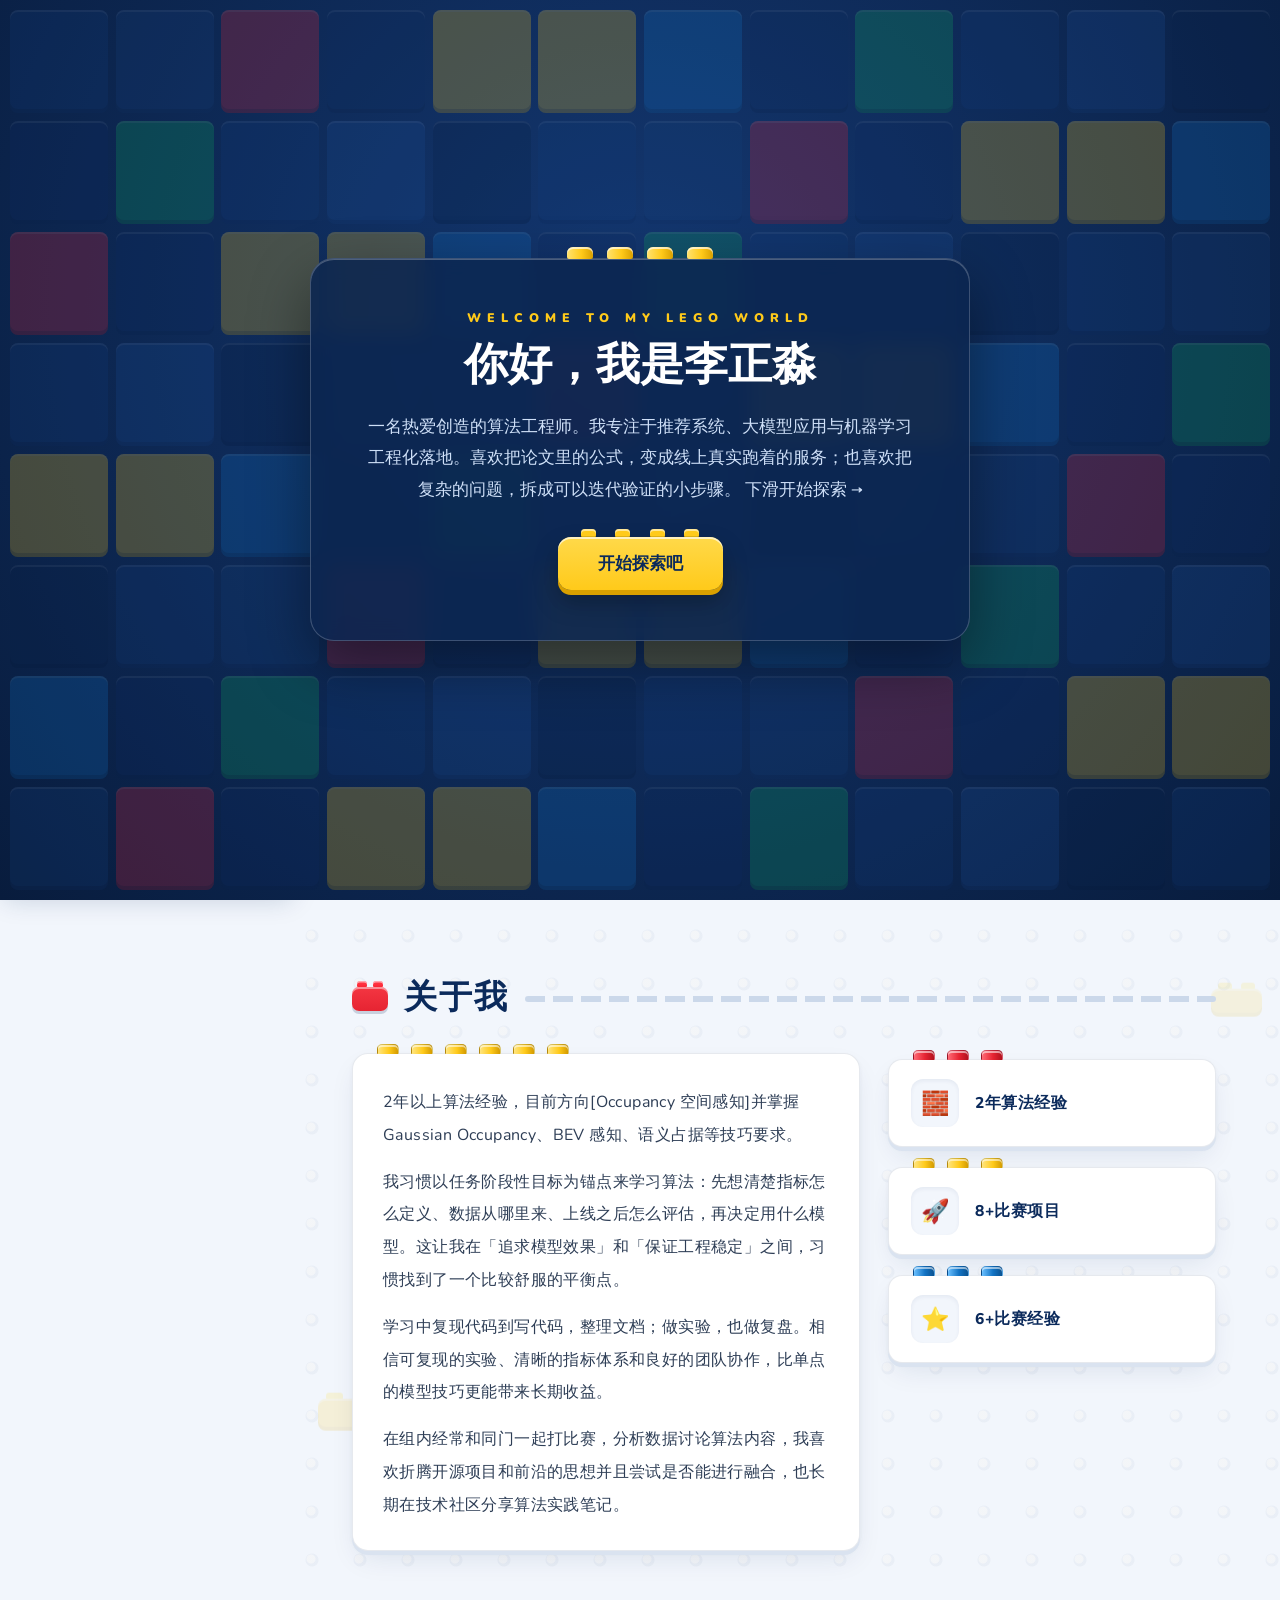
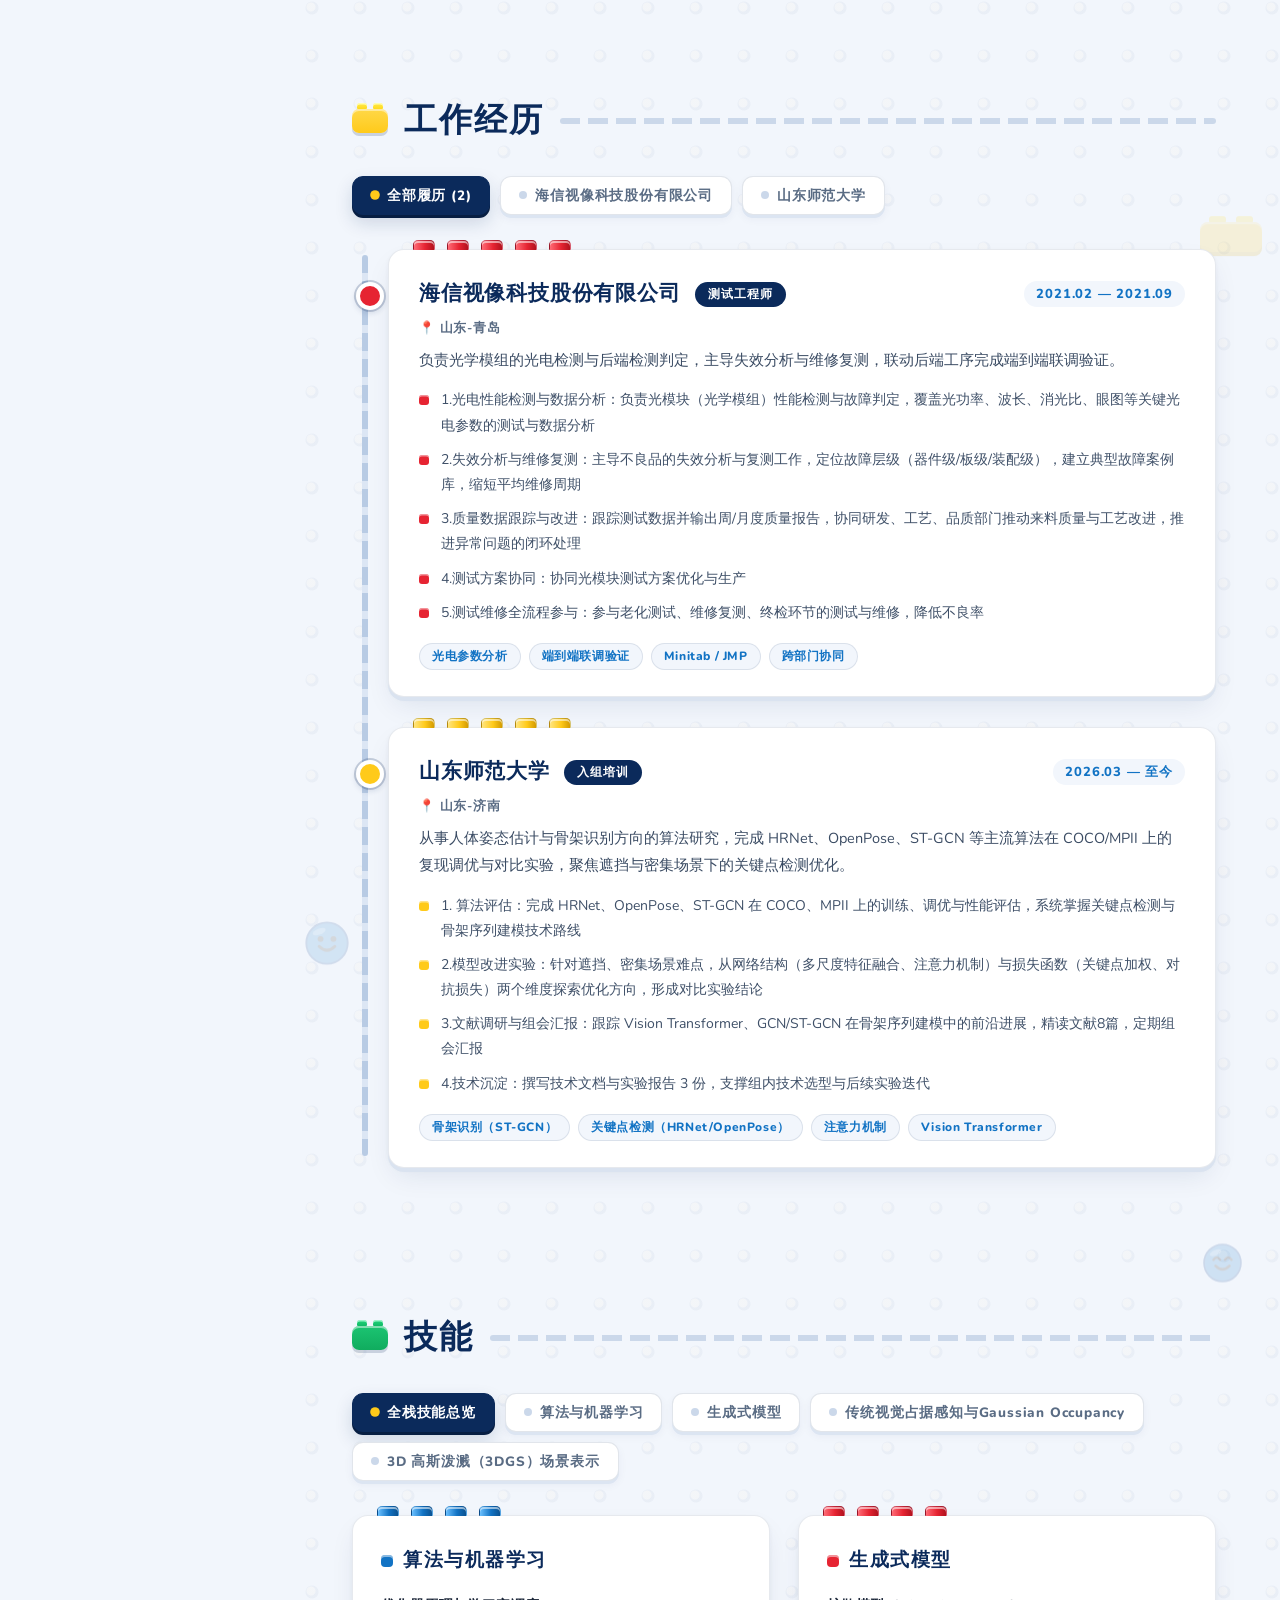
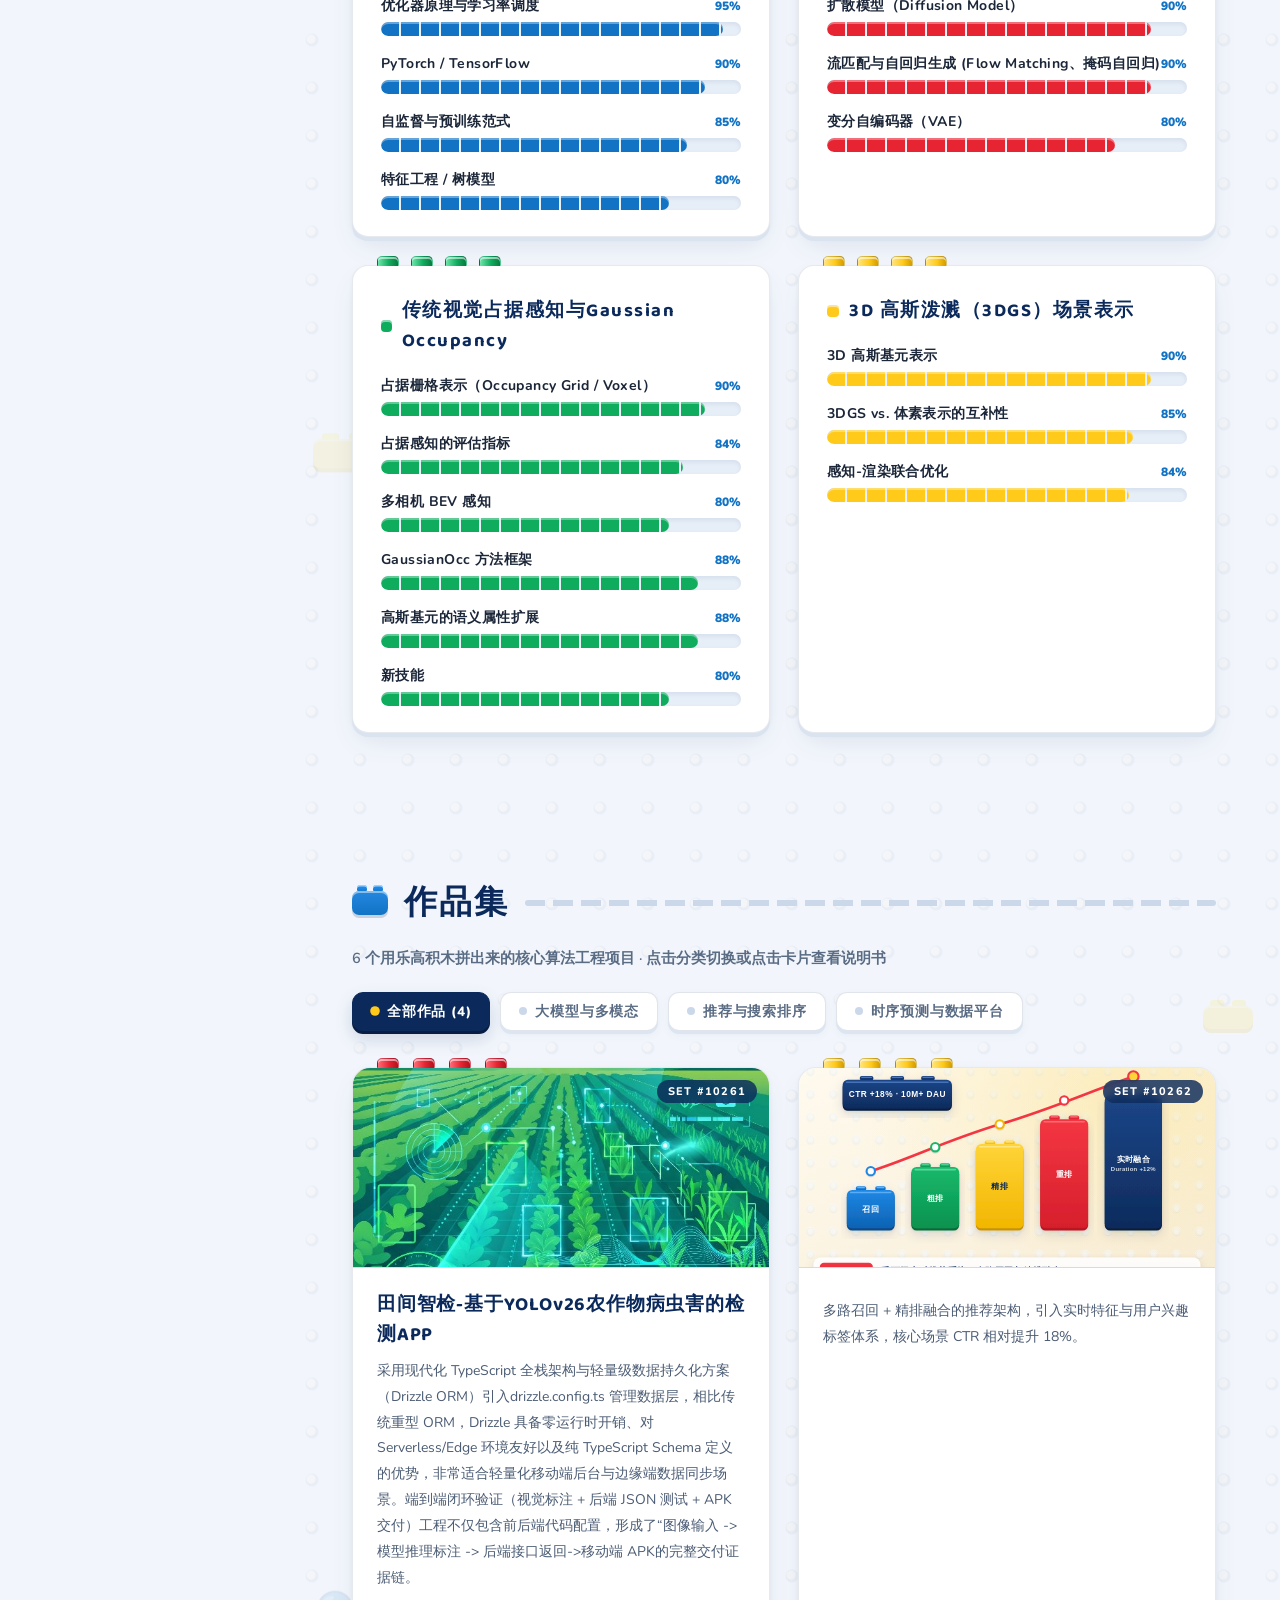
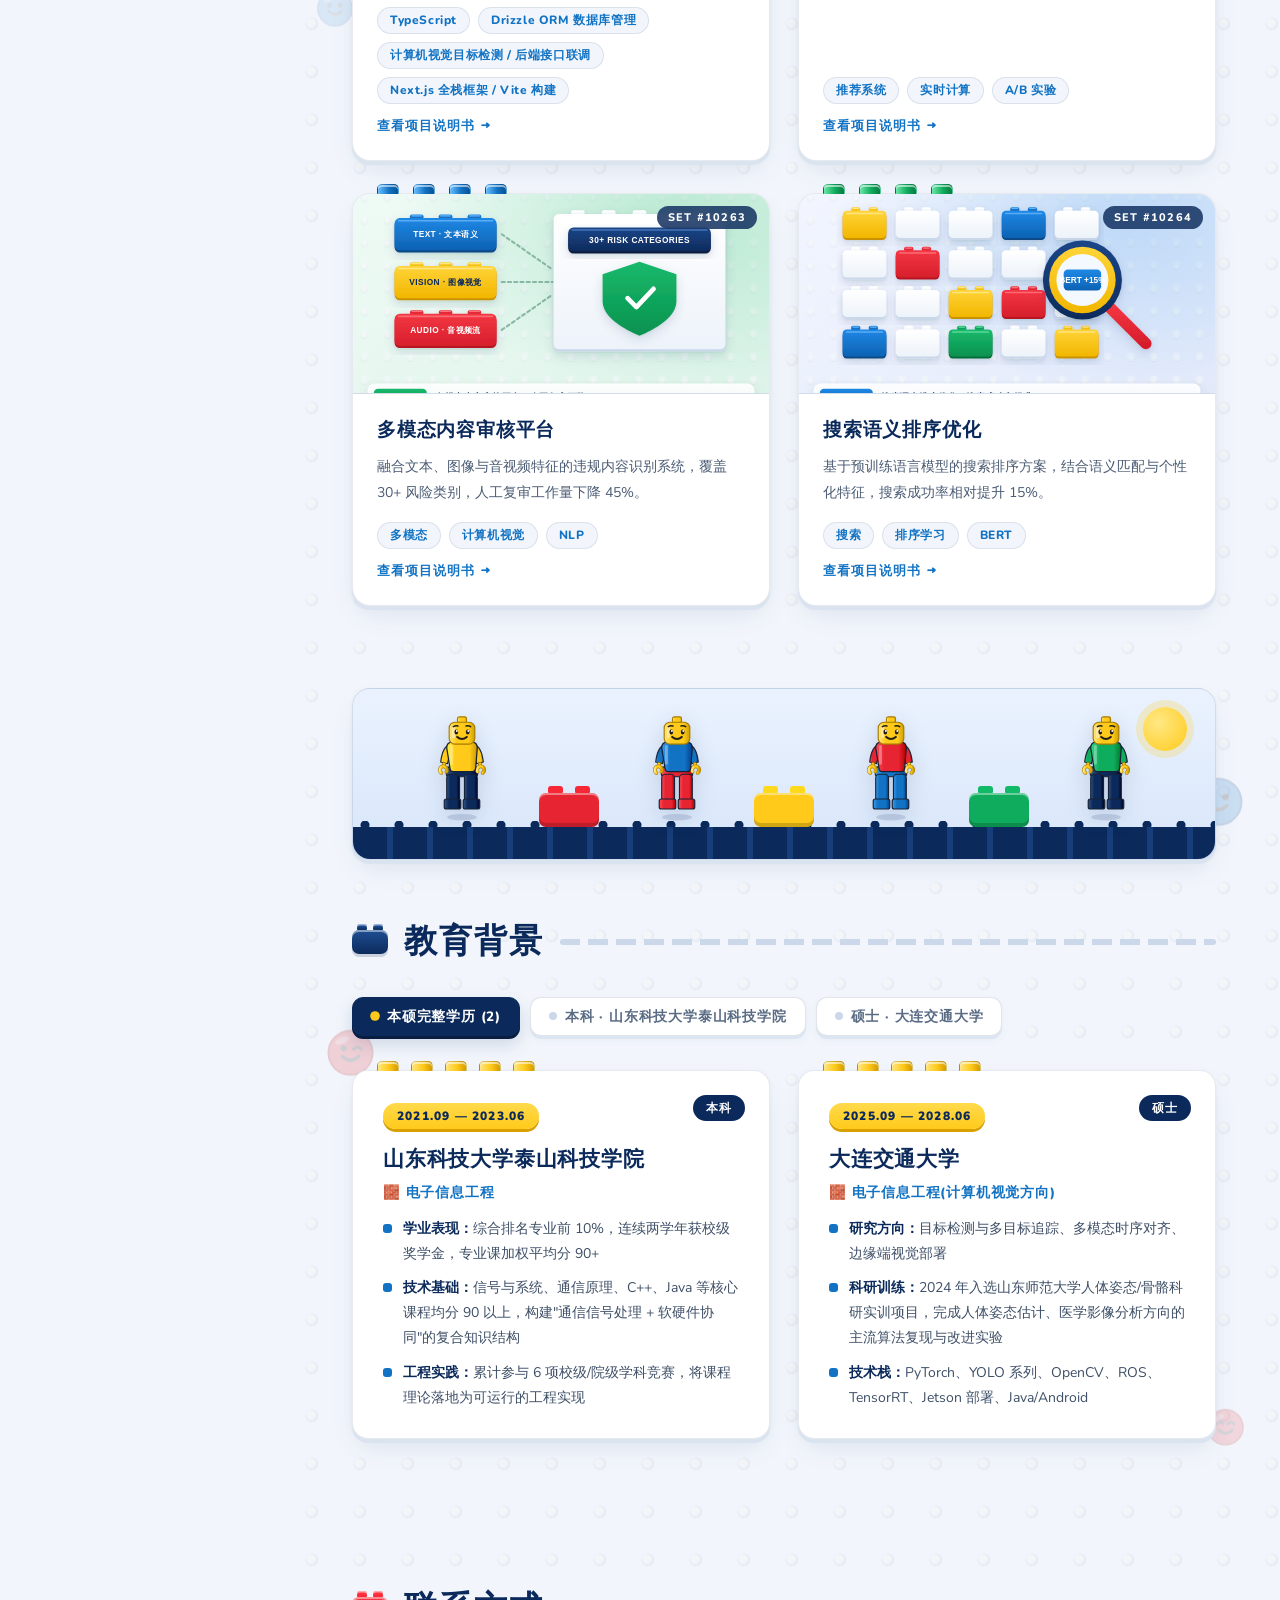
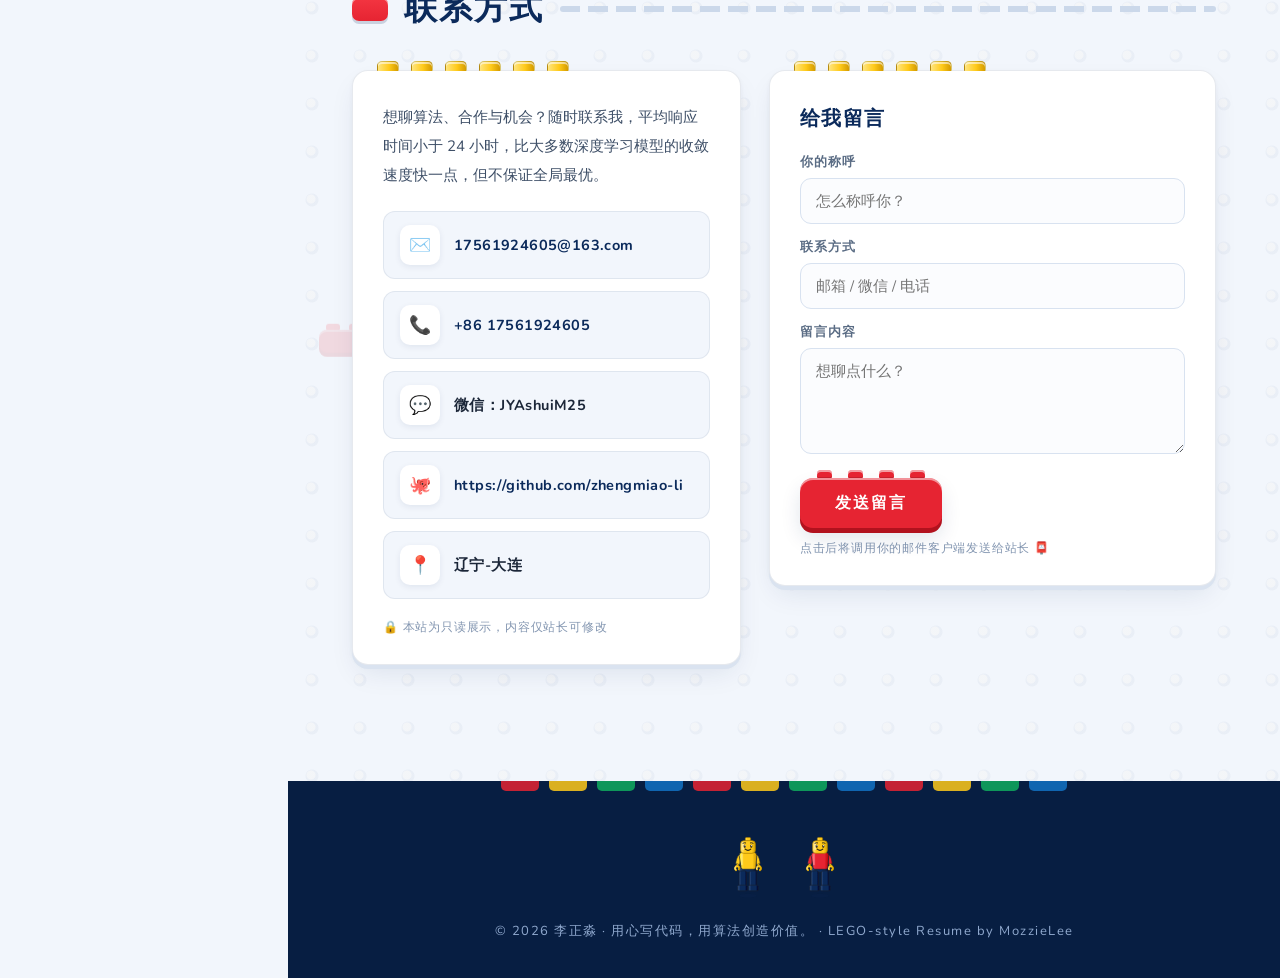
<file: index.html>
<!DOCTYPE html>
<html lang="zh-CN">
<head>
<meta charset="UTF-8">
<meta name="viewport" content="width=device-width, initial-scale=1.0">
<title>李正淼 · 算法工程师 | LEGO-style Resume</title>
<meta name="description" content="算法工程师李正淼的个人简历网站 —— 乐高积木风格，包含工作经历、技能、作品集与联系方式。">
<link rel="icon" href="assets/brick.svg" type="image/svg+xml">
<link rel="preconnect" href="https://fonts.googleapis.com">
<link rel="preconnect" href="https://fonts.gstatic.com" crossorigin>
<link href="https://fonts.googleapis.com/css2?family=Nunito:wght@400;600;700;800;900&family=Baloo+2:wght@600;700;800&display=swap" rel="stylesheet">
<link rel="stylesheet" href="css/style.min.css?v=0d2c6dbf">
</head>
<body>

<!-- ============ 全屏章节切换 · 乐高积木拼装过场加载动画 ============ -->
<div class="brick-transition anim-rain" id="brickTransition" aria-hidden="true">
  <div class="bt-layer bt-cols">
    <div class="bt-col" style="--i:0"></div><div class="bt-col" style="--i:1"></div>
    <div class="bt-col" style="--i:2"></div><div class="bt-col" style="--i:3"></div>
    <div class="bt-col" style="--i:4"></div><div class="bt-col" style="--i:5"></div>
    <div class="bt-col" style="--i:6"></div><div class="bt-col" style="--i:7"></div>
    <div class="bt-col" style="--i:8"></div><div class="bt-col" style="--i:9"></div>
  </div>
  <div class="bt-layer bt-rows">
    <div class="bt-row" style="--i:0"></div><div class="bt-row" style="--i:1"></div>
    <div class="bt-row" style="--i:2"></div><div class="bt-row" style="--i:3"></div>
    <div class="bt-row" style="--i:4"></div>
  </div>
  <div class="bt-layer bt-grid">
    <div class="bt-cell" style="--i:0"></div><div class="bt-cell alt" style="--i:1"></div><div class="bt-cell" style="--i:2"></div><div class="bt-cell alt" style="--i:3"></div><div class="bt-cell" style="--i:4"></div><div class="bt-cell alt" style="--i:5"></div>
    <div class="bt-cell alt" style="--i:1"></div><div class="bt-cell" style="--i:2"></div><div class="bt-cell alt" style="--i:3"></div><div class="bt-cell" style="--i:4"></div><div class="bt-cell alt" style="--i:5"></div><div class="bt-cell" style="--i:6"></div>
    <div class="bt-cell" style="--i:2"></div><div class="bt-cell alt" style="--i:3"></div><div class="bt-cell" style="--i:4"></div><div class="bt-cell alt" style="--i:5"></div><div class="bt-cell" style="--i:6"></div><div class="bt-cell alt" style="--i:7"></div>
    <div class="bt-cell alt" style="--i:3"></div><div class="bt-cell" style="--i:4"></div><div class="bt-cell alt" style="--i:5"></div><div class="bt-cell" style="--i:6"></div><div class="bt-cell alt" style="--i:7"></div><div class="bt-cell" style="--i:8"></div>
  </div>
  <div class="bt-layer bt-curtain">
    <div class="bt-half l"></div><div class="bt-half r"></div>
  </div>
  <div class="bt-layer bt-core"><div class="bt-core-box"></div></div>
  <div class="bt-layer bt-smileys" id="btSmileys"></div>

  <div class="bt-label" id="btLabel">
    <div class="bt-card-studs"><i></i><i></i><i></i><i></i></div>
    <div class="bt-stage-tag" id="btStageTag">MODULE 01 / 07</div>
    <div class="bt-main-row">
      <div class="bt-loader-stack" aria-hidden="true">
        <span class="lb b-red"></span>
        <span class="lb b-yellow"></span>
        <span class="lb b-blue"></span>
        <span class="lb b-green"></span>
      </div>
      <div class="bt-title-wrap">
        <span id="btLabelText">首页</span>
        <small id="btSubText">正在拼装积木模块...</small>
      </div>
    </div>
    <div class="bt-progress-track">
      <div class="bt-progress-fill" id="btProgressFill"></div>
    </div>
  </div>
</div>

<!-- ============ 乐高小火车进度条 ============ -->
<div class="train-track" id="trainTrack" aria-hidden="true">
  <div class="train-rail"></div>
  <div class="rail-fill" id="railFill"></div>
  <div class="train-ties"></div>
  <div class="lego-train" id="legoTrain">
    <svg viewBox="0 0 168 56" class="train-svg">
      <defs>
        <linearGradient id="trRed" x1="0" y1="0" x2="0" y2="1"><stop offset="0%" stop-color="#F43642"/><stop offset="100%" stop-color="#C81924"/></linearGradient>
        <linearGradient id="trYel" x1="0" y1="0" x2="0" y2="1"><stop offset="0%" stop-color="#FFD642"/><stop offset="100%" stop-color="#E5A800"/></linearGradient>
        <linearGradient id="trGrn" x1="0" y1="0" x2="0" y2="1"><stop offset="0%" stop-color="#1CC472"/><stop offset="100%" stop-color="#0A8F4C"/></linearGradient>
      </defs>
      <g class="smoke">
        <circle cx="130" cy="8" r="3.8"/><circle cx="120" cy="5" r="3"/><circle cx="111" cy="3" r="2.2"/>
      </g>
      <rect x="40" y="31" width="10" height="3.5" rx="1.5" fill="#3B5278"/>
      <rect x="84" y="31" width="10" height="3.5" rx="1.5" fill="#3B5278"/>
      <rect x="10" y="18.5" width="7" height="4" rx="1.5" fill="url(#trGrn)"/>
      <rect x="20" y="18.5" width="7" height="4" rx="1.5" fill="url(#trGrn)"/>
      <rect x="30" y="18.5" width="7" height="4" rx="1.5" fill="url(#trGrn)"/>
      <rect x="6" y="22" width="36" height="17" rx="4" fill="url(#trGrn)"/>
      <rect x="8" y="23.5" width="32" height="2" rx="1" fill="#FFF" opacity="0.35"/>
      <circle cx="14" cy="30.5" r="3.1" fill="#F4F8FF"/>
      <circle cx="24" cy="30.5" r="3.1" fill="#F4F8FF"/>
      <circle cx="34" cy="30.5" r="3.1" fill="#F4F8FF"/>
      <rect x="52" y="16.5" width="8" height="4" rx="1.5" fill="url(#trYel)"/>
      <rect x="63" y="16.5" width="8" height="4" rx="1.5" fill="url(#trYel)"/>
      <rect x="74" y="16.5" width="8" height="4" rx="1.5" fill="url(#trYel)"/>
      <rect x="48" y="20" width="38" height="19" rx="4" fill="url(#trYel)"/>
      <rect x="50" y="21.5" width="34" height="2" rx="1" fill="#FFF" opacity="0.45"/>
      <circle cx="57" cy="29.5" r="3.4" fill="#FFF"/>
      <circle cx="67" cy="29.5" r="3.4" fill="#FFF"/>
      <circle cx="77" cy="29.5" r="3.4" fill="#FFF"/>
      <rect x="95" y="11" width="14" height="5" rx="2" fill="url(#trYel)"/>
      <rect x="92" y="15" width="46" height="24" rx="4.5" fill="url(#trRed)"/>
      <rect x="94" y="16.5" width="42" height="2.2" rx="1" fill="#FFF" opacity="0.35"/>
      <rect x="96" y="19.5" width="14" height="10.5" rx="2.5" fill="#90D5FF"/>
      <rect x="123" y="8" width="10" height="8" rx="2" fill="url(#trRed)"/>
      <rect x="121.5" y="6" width="13" height="3.5" rx="1.5" fill="url(#trYel)"/>
      <rect x="138" y="20.5" width="7" height="14" rx="2" fill="url(#trYel)"/>
      <polygon points="145,34 152,39 145,39" fill="url(#trRed)"/>
      <g class="wheels">
        <circle class="wheel" cx="15" cy="43" r="5.4"/><circle class="wheel" cx="33" cy="43" r="5.4"/>
        <circle class="wheel" cx="57" cy="43" r="5.8"/><circle class="wheel" cx="77" cy="43" r="5.8"/>
        <circle class="wheel" cx="104" cy="43" r="6.6"/><circle class="wheel" cx="128" cy="43" r="6.6"/>
      </g>
    </svg>
    <div class="train-percent" id="trainPercent">0%</div>
  </div>
</div>

<!-- ============ 欢迎过场 ============ -->
<div class="welcome-overlay" id="welcomeOverlay">
  <div class="brick-field" id="brickField"></div>
  <div class="welcome-card">
    <div class="welcome-studs"><i></i><i></i><i></i><i></i></div>
    <p class="welcome-eyebrow" id="welcomeEyebrow">WELCOME</p>
    <h1 class="welcome-title" id="welcomeTitle">欢迎来到我的积木世界</h1>
    <p class="welcome-sub" id="welcomeSub">下滑开始探索 →</p>
    <button class="welcome-btn" id="welcomeBtn">
      <span class="btn-studs"><i></i><i></i><i></i><i></i></span>
      <span id="welcomeBtnText">开始探索</span>
    </button>
  </div>
</div>

<!-- ============ 侧边栏 ============ -->
<aside class="sidebar" id="sidebar">
  <div class="sidebar-studs" aria-hidden="true"></div>
  <div class="sidebar-inner">
    <div class="avatar-brick">
      <div class="avatar-studs"><i></i><i></i></div>
      <div class="avatar-face" id="avatarText">Lee</div>
    </div>
    <h2 class="side-name" id="sideName">李正淼</h2>
    <p class="side-title" id="sideTitle">算法工程师</p>
    <p class="side-slogan" id="sideSlogan">Algorithm Engineer · LEGO Builder</p>

    <nav class="side-nav" id="sideNav">
      <a href="#hero" class="nav-brick active" data-target="hero"><span class="nav-dot"></span>首页</a>
      <a href="#about" class="nav-brick" data-target="about"><span class="nav-dot"></span>关于我</a>
      <a href="#experience" class="nav-brick" data-target="experience"><span class="nav-dot"></span>工作经历</a>
      <a href="#skills" class="nav-brick" data-target="skills"><span class="nav-dot"></span>技能</a>
      <a href="#projects" class="nav-brick" data-target="projects"><span class="nav-dot"></span>作品集</a>
      <a href="#education" class="nav-brick" data-target="education"><span class="nav-dot"></span>教育背景</a>
      <a href="#contact" class="nav-brick" data-target="contact"><span class="nav-dot"></span>联系方式</a>
    </nav>

    <div class="side-links" id="sideLinks"></div>
    <button class="side-edit-btn" id="openAdmin" title="站长编辑器与GitHub一键推送">🚀 站长入口 / 推送 GitHub</button>
    <p class="side-hint">访客只读 · 可留言联系</p>
  </div>
</aside>

<!-- ============ 主内容 ============ -->
<main class="content" id="content">

  <!-- Hero -->
  <section class="hero section" id="hero">
    <div class="hero-bricks" aria-hidden="true">
      <div class="float-brick b1"></div><div class="float-brick b2"></div>
      <div class="float-brick b3"></div><div class="float-brick b4"></div>
      <div class="float-brick b5"></div>
    </div>
    <div class="hero-figs" aria-hidden="true">
      <div class="fig-slot" data-fig="heroWave"></div>
      <div class="brick-prop"></div>
      <div class="fig-slot" data-fig="heroBuild"></div>
    </div>
    <div class="hero-grid">
      <div class="hero-body">
        <p class="hero-eyebrow reveal"><span class="eyebrow-dot"></span>HELLO, I'M</p>
        <h1 class="hero-name reveal" id="heroName">李正淼</h1>
        <div class="hero-role-wrap reveal">
          <h2 class="hero-role" id="heroRole">
            <span class="role-studs" aria-hidden="true"><i></i><i></i><i></i></span>
            <span id="heroRoleText">算法工程师</span>
          </h2>
        </div>
        <p class="hero-motto reveal" id="heroMotto">"把复杂的模型，拼成简单的积木"</p>
        <div class="hero-cta reveal">
          <a href="#projects" class="btn btn-yellow"><span class="btn-studs"><i></i><i></i><i></i><i></i></span>看看作品</a>
          <a href="#contact" class="btn btn-navy"><span class="btn-studs"><i></i><i></i><i></i><i></i></span>联系我</a>
        </div>
        <div class="hero-stats reveal" id="heroStats"></div>
      </div>

      <!-- ============ 动态 LEGO 城堡风格个人照片相框 ============ -->
      <div class="castle-stage reveal" id="castleStage">
        <div class="castle-orb orb-1" aria-hidden="true"></div>
        <div class="castle-orb orb-2" aria-hidden="true"></div>

        <div class="castle-frame" id="castleFrame">
          <svg class="castle-crown-svg" viewBox="0 0 380 96" aria-hidden="true">
            <defs>
              <linearGradient id="cStone" x1="0" y1="0" x2="0" y2="1">
                <stop offset="0%" stop-color="#1E4B8F"/><stop offset="100%" stop-color="#0B2A5B"/>
              </linearGradient>
              <linearGradient id="cGold" x1="0" y1="0" x2="1" y2="1">
                <stop offset="0%" stop-color="#FFE680"/><stop offset="55%" stop-color="#FFCA1A"/><stop offset="100%" stop-color="#D49B00"/>
              </linearGradient>
              <linearGradient id="cRed" x1="0" y1="0" x2="0" y2="1">
                <stop offset="0%" stop-color="#F63E4C"/><stop offset="100%" stop-color="#C81624"/>
              </linearGradient>
              <linearGradient id="cSlate" x1="0" y1="0" x2="0" y2="1">
                <stop offset="0%" stop-color="#E2EBF8"/><stop offset="100%" stop-color="#C4D4EC"/>
              </linearGradient>
            </defs>
            <line x1="44" y1="6" x2="44" y2="34" stroke="#0B2A5B" stroke-width="3" stroke-linecap="round"/>
            <circle cx="44" cy="6" r="3.5" fill="url(#cGold)"/>
            <g class="castle-flag flag-l">
              <path d="M45 8 Q62 4 78 13 Q62 21 45 18 Z" fill="url(#cRed)"/>
              <circle cx="56" cy="13" r="2.5" fill="#FFCA1A"/>
            </g>
            <line x1="336" y1="6" x2="336" y2="34" stroke="#0B2A5B" stroke-width="3" stroke-linecap="round"/>
            <circle cx="336" cy="6" r="3.5" fill="url(#cGold)"/>
            <g class="castle-flag flag-r">
              <path d="M337 8 Q354 4 370 13 Q354 21 337 18 Z" fill="url(#cGold)"/>
              <circle cx="348" cy="13" r="2.5" fill="#E62432"/>
            </g>
            <rect x="28" y="30" width="32" height="8" rx="2.5" fill="url(#cRed)"/>
            <rect x="20" y="38" width="48" height="10" rx="3" fill="url(#cRed)"/>
            <rect x="14" y="48" width="60" height="48" rx="4" fill="url(#cStone)"/>
            <rect x="22" y="54" width="18" height="8" rx="2" fill="url(#cSlate)" opacity="0.28"/>
            <rect x="46" y="66" width="18" height="8" rx="2" fill="url(#cSlate)" opacity="0.22"/>
            <rect x="18" y="43" width="12" height="5" rx="2" fill="url(#cGold)"/>
            <rect x="38" y="43" width="12" height="5" rx="2" fill="url(#cGold)"/>
            <rect x="58" y="43" width="12" height="5" rx="2" fill="url(#cGold)"/>
            <rect x="320" y="30" width="32" height="8" rx="2.5" fill="url(#cRed)"/>
            <rect x="312" y="38" width="48" height="10" rx="3" fill="url(#cRed)"/>
            <rect x="306" y="48" width="60" height="48" rx="4" fill="url(#cStone)"/>
            <rect x="340" y="54" width="18" height="8" rx="2" fill="url(#cSlate)" opacity="0.28"/>
            <rect x="316" y="66" width="18" height="8" rx="2" fill="url(#cSlate)" opacity="0.22"/>
            <rect x="310" y="43" width="12" height="5" rx="2" fill="url(#cGold)"/>
            <rect x="330" y="43" width="12" height="5" rx="2" fill="url(#cGold)"/>
            <rect x="350" y="43" width="12" height="5" rx="2" fill="url(#cGold)"/>
            <rect x="74" y="62" width="232" height="34" fill="url(#cStone)"/>
            <g class="castle-merlons">
              <rect x="82" y="46" width="32" height="18" rx="3" fill="url(#cSlate)"/>
              <rect x="90" y="40" width="16" height="6" rx="2" fill="url(#cGold)"/>
              <rect x="128" y="46" width="32" height="18" rx="3" fill="url(#cSlate)"/>
              <rect x="136" y="40" width="16" height="6" rx="2" fill="url(#cRed)"/>
              <rect x="174" y="42" width="32" height="22" rx="3" fill="url(#cGold)"/>
              <rect x="182" y="36" width="16" height="6" rx="2" fill="url(#cRed)"/>
              <rect x="220" y="46" width="32" height="18" rx="3" fill="url(#cSlate)"/>
              <rect x="228" y="40" width="16" height="6" rx="2" fill="url(#cRed)"/>
              <rect x="266" y="46" width="32" height="18" rx="3" fill="url(#cSlate)"/>
              <rect x="274" y="40" width="16" height="6" rx="2" fill="url(#cGold)"/>
            </g>
            <path d="M175 56 L205 56 L205 74 C205 84 190 91 190 91 C190 91 175 84 175 74 Z" fill="url(#cRed)" stroke="#FFCA1A" stroke-width="2.2"/>
            <polygon points="190,62 193,69 200,69 194.5,73 196.5,80 190,75.5 183.5,80 185.5,73 180,69 187,69" fill="#FFCA1A"/>
          </svg>

          <div class="castle-body">
            <div class="castle-pillar pillar-l" aria-hidden="true">
              <span class="wall-brick b-slate"></span>
              <span class="wall-brick b-navy"></span>
              <span class="wall-brick b-gold"></span>
              <span class="wall-brick b-slate"></span>
              <span class="wall-brick b-navy"></span>
              <span class="wall-brick b-slate"></span>
              <div class="castle-torch">
                <div class="torch-flame"><i></i><i></i></div>
                <div class="torch-holder"></div>
              </div>
            </div>

            <div class="castle-viewport" id="castleViewport" title="LEGO 城堡皇家肖像展台（仅站长后台可更换照片）">
              <div class="castle-gate-shutter" id="castleGateShutter" aria-hidden="true"></div>
              <img id="heroPhotoImg" src="assets/avatar-placeholder.svg" alt="李正淼个人照片">
              <div class="castle-photo-overlay">
                <span id="castleOverlayText">🏰 ROYAL LEGO PORTRAIT</span>
              </div>
            </div>

            <div class="castle-pillar pillar-r" aria-hidden="true">
              <span class="wall-brick b-slate"></span>
              <span class="wall-brick b-navy"></span>
              <span class="wall-brick b-gold"></span>
              <span class="wall-brick b-slate"></span>
              <span class="wall-brick b-navy"></span>
              <span class="wall-brick b-slate"></span>
              <div class="castle-torch">
                <div class="torch-flame"><i></i><i></i></div>
                <div class="torch-holder"></div>
              </div>
            </div>
          </div>

          <div class="castle-base">
            <div class="castle-base-studs" aria-hidden="true"><i></i><i></i><i></i><i></i><i></i><i></i></div>
            <svg class="castle-gear gear-l" viewBox="0 0 36 36" aria-hidden="true">
              <circle cx="18" cy="18" r="11" fill="#FFCA1A" stroke="#0B2A5B" stroke-width="2"/>
              <circle cx="18" cy="18" r="14" fill="none" stroke="#FFCA1A" stroke-width="4" stroke-dasharray="5 4"/>
              <circle cx="18" cy="18" r="4.5" fill="#0B2A5B"/>
            </svg>
            <div class="castle-base-info">
              <span class="castle-tag">🧱 LEGO CASTLE PORTRAIT</span>
              <span class="castle-upload-btn" id="castleUploadBtn" style="display:none">📷 站长更换照片</span>
              <input type="file" id="heroPhotoInput" accept="image/*" hidden>
            </div>
            <svg class="castle-gear gear-r" viewBox="0 0 36 36" aria-hidden="true">
              <circle cx="18" cy="18" r="11" fill="#FFCA1A" stroke="#0B2A5B" stroke-width="2"/>
              <circle cx="18" cy="18" r="14" fill="none" stroke="#FFCA1A" stroke-width="4" stroke-dasharray="5 4"/>
              <circle cx="18" cy="18" r="4.5" fill="#0B2A5B"/>
            </svg>
          </div>
        </div>
      </div>
    </div>
  </section>

  <!-- 关于我 -->
  <section class="section" id="about">
    <div class="section-head reveal">
      <span class="brick-icon red"></span>
      <h2 id="aboutTitle">关于我</h2>
      <span class="head-line"></span>
    </div>
    <div class="about-grid">
      <div class="brick-card about-card tone-blue reveal">
        <div class="card-studs"><i></i><i></i><i></i><i></i><i></i><i></i></div>
        <div class="about-text" id="aboutText"></div>
      </div>
      <div class="about-highlights" id="aboutHighlights"></div>
    </div>
  </section>

  <!-- 工作经历 -->
  <section class="section" id="experience">
    <div class="section-head reveal">
      <span class="brick-icon yellow"></span>
      <h2>工作经历</h2>
      <span class="head-line"></span>
    </div>
    <div class="sub-tabs reveal" id="expTabs" role="tablist" aria-label="工作经历筛选"></div>
    <div class="section-stage" id="expStage">
      <div class="stage-loader" id="expLoader" aria-hidden="true">
        <div class="loader-bricks"><i></i><i></i><i></i><i></i></div>
        <span>正在拼装履历积木模块...</span>
      </div>
      <div class="timeline" id="timeline"></div>
    </div>
  </section>

  <!-- 技能 -->
  <section class="section" id="skills">
    <div class="section-head reveal">
      <span class="brick-icon green"></span>
      <h2>技能</h2>
      <span class="head-line"></span>
    </div>
    <div class="sub-tabs reveal" id="skillTabs" role="tablist" aria-label="技能分组切换"></div>
    <div class="section-stage" id="skillStage">
      <div class="stage-loader" id="skillLoader" aria-hidden="true">
        <div class="loader-bricks"><i></i><i></i><i></i><i></i></div>
        <span>正在充能技能积木矩阵...</span>
      </div>
      <div class="skills-grid" id="skillsGrid"></div>
    </div>
  </section>

  <!-- 作品集 -->
  <section class="section" id="projects">
    <div class="section-head reveal">
      <span class="brick-icon blue"></span>
      <h2>作品集</h2>
      <span class="head-line"></span>
    </div>
    <p class="section-sub reveal">6 个用乐高积木拼出来的核心算法工程项目 · 点击分类切换或点击卡片查看说明书</p>
    <div class="sub-tabs reveal" id="projTabs" role="tablist" aria-label="作品集分类切换"></div>
    <div class="section-stage" id="projStage">
      <div class="stage-loader" id="projLoader" aria-hidden="true">
        <div class="loader-bricks"><i></i><i></i><i></i><i></i></div>
        <span>正在拼装作品集积木模型...</span>
      </div>
      <div class="projects-grid" id="projectsGrid"></div>
    </div>
  </section>

  <!-- 小人游行 -->
  <div class="minifig-parade reveal" aria-hidden="true">
    <div class="parade-sun"></div>
    <div class="parade-ground"></div>
    <div class="fig-slot" data-fig="walk1"></div>
    <div class="parade-brick pb-red"></div>
    <div class="fig-slot" data-fig="walk2"></div>
    <div class="parade-brick pb-yellow"></div>
    <div class="fig-slot" data-fig="walk3"></div>
    <div class="parade-brick pb-green"></div>
    <div class="fig-slot" data-fig="walk4"></div>
  </div>

  <!-- 教育背景 -->
  <section class="section" id="education">
    <div class="section-head reveal">
      <span class="brick-icon navy"></span>
      <h2>教育背景</h2>
      <span class="head-line"></span>
    </div>
    <div class="sub-tabs reveal" id="eduTabs" role="tablist" aria-label="教育阶段切换"></div>
    <div class="section-stage" id="eduStage">
      <div class="stage-loader" id="eduLoader" aria-hidden="true">
        <div class="loader-bricks"><i></i><i></i><i></i><i></i></div>
        <span>正在加载学术积木档案...</span>
      </div>
      <div class="edu-grid" id="eduGrid"></div>
    </div>
  </section>

  <!-- 联系方式 -->
  <section class="section" id="contact">
    <div class="section-head reveal">
      <span class="brick-icon red"></span>
      <h2 id="contactTitle">联系方式</h2>
      <span class="head-line"></span>
    </div>
    <div class="contact-wrap">
      <div class="brick-card contact-card tone-yellow reveal">
        <div class="card-studs"><i></i><i></i><i></i><i></i><i></i><i></i></div>
        <p class="contact-note" id="contactNote"></p>
        <ul class="contact-list" id="contactList"></ul>
        <p class="contact-readonly">🔒 本站为只读展示，内容仅站长可修改</p>
      </div>
      <form class="brick-card message-card tone-red reveal" id="messageForm">
        <div class="card-studs"><i></i><i></i><i></i><i></i><i></i><i></i></div>
        <h3>给我留言</h3>
        <label>你的称呼<input type="text" id="msgName" placeholder="怎么称呼你？" required></label>
        <label>联系方式<input type="text" id="msgContact" placeholder="邮箱 / 微信 / 电话" required></label>
        <label>留言内容<textarea id="msgBody" rows="4" placeholder="想聊点什么？" required></textarea></label>
        <button type="submit" class="btn btn-red"><span class="btn-studs"><i></i><i></i><i></i><i></i></span>发送留言</button>
        <p class="form-tip" id="formTip">点击后将调用你的邮件客户端发送给站长 📮</p>
      </form>
    </div>
  </section>

  <footer class="footer">
    <div class="footer-bricks" aria-hidden="true"><i></i><i></i><i></i><i></i><i></i><i></i><i></i><i></i><i></i><i></i><i></i><i></i></div>
    <div class="footer-figs" aria-hidden="true">
      <div class="fig-slot" data-fig="foot1"></div>
      <div class="fig-slot" data-fig="foot2"></div>
    </div>
    <p id="footerText"></p>
  </footer>
</main>

<!-- ============ 作品集 · 乐高拼装说明书详情弹窗 ============ -->
<div class="project-modal-backdrop" id="projModalBackdrop" aria-hidden="true">
  <div class="project-modal" id="projModal">
    <div class="card-studs"><i></i><i></i><i></i><i></i><i></i></div>
    <button type="button" class="pm-close" id="pmClose" aria-label="关闭">✕</button>
    <div class="pm-loader" id="pmLoader">
      <div class="loader-bricks"><i></i><i></i><i></i><i></i></div>
      <span>正在展开乐高项目工程说明书...</span>
    </div>
    <div class="pm-content" id="pmContent">
      <div class="pm-img-wrap"><img id="pmImg" src="assets/brick.svg" alt=""><span class="pm-set" id="pmSet">SET #10261</span></div>
      <div class="pm-body">
        <h3 id="pmTitle">项目名称</h3>
        <p id="pmDesc"></p>
        <div class="tag-row" id="pmTags"></div>
      </div>
    </div>
  </div>
</div>

<script src="js/app.min.js?v=93b51907"></script>
</body>
</html>
</file>
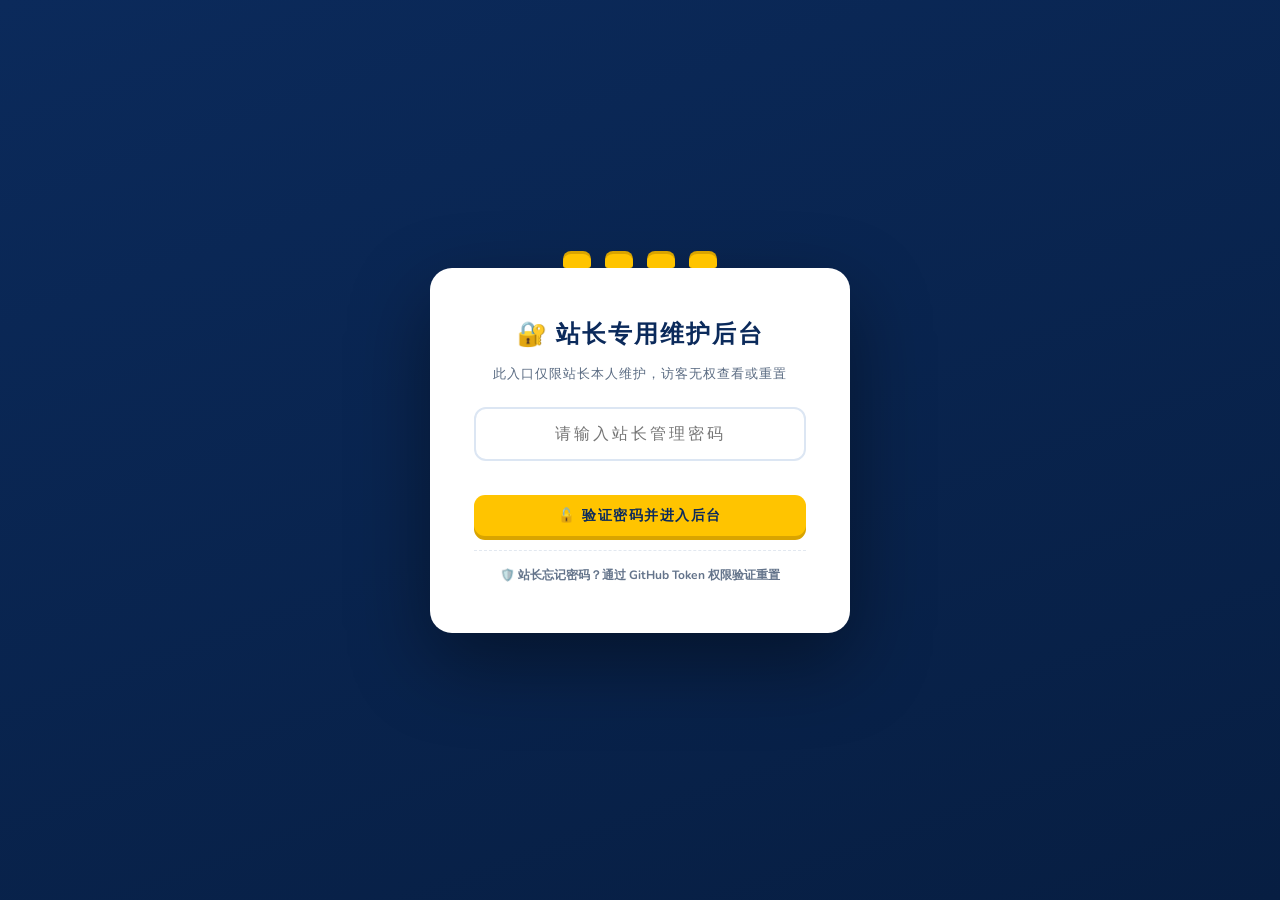
<file: admin.html>
<!DOCTYPE html>
<html lang="zh-CN">
<head>
<meta charset="UTF-8">
<meta name="viewport" content="width=device-width, initial-scale=1.0">
<title>站长后台 · LEGO 简历编辑器</title>
<link rel="icon" href="assets/brick.svg" type="image/svg+xml">
<link href="https://fonts.googleapis.com/css2?family=Nunito:wght@400;600;700;900&family=Baloo+2:wght@600;800&display=swap" rel="stylesheet">
<style>
:root{
  --navy:#0B2A5B; --navy-deep:#071E42; --yellow:#FFC400; --yellow-dark:#D9A400;
  --red:#E30613; --blue:#006DB7; --green:#00A651; --ink:#1B2430; --ink-soft:#5A6B82;
  --paper:#F4F7FC; --line:#DCE6F3;
}
*{margin:0;padding:0;box-sizing:border-box}
body{
  font-family:"Nunito","PingFang SC","Microsoft YaHei",sans-serif;
  background:var(--paper); color:var(--ink); cursor:url("assets/cursor-hand.svg") 10 4, pointer;
}
button,input,textarea,select,label{cursor:url("assets/cursor-hand.svg") 10 4, pointer;font-family:inherit}
input,textarea{cursor:text}

/* ---------- 锁屏 ---------- */
#gate{
  position:fixed;inset:0;z-index:50;background:linear-gradient(160deg,var(--navy),var(--navy-deep));
  display:flex;align-items:center;justify-content:center;
}
.gate-card{
  background:#fff;border-radius:22px;padding:48px 44px;width:min(420px,90vw);text-align:center;
  box-shadow:0 30px 80px rgba(0,0,0,.4);position:relative;
  animation:pop .5s cubic-bezier(.2,1.3,.35,1);
}
@keyframes pop{from{opacity:0;transform:translateY(26px) scale(.94)}to{opacity:1;transform:none}}
.gate-card .studs{position:absolute;top:-14px;left:50%;transform:translateX(-50%);display:flex;gap:14px}
.gate-card .studs i{width:28px;height:14px;border-radius:8px 8px 3px 3px;background:var(--yellow);box-shadow:0 -3px 0 var(--yellow-dark)}
.gate-card h1{font-family:"Baloo 2","Nunito",sans-serif;font-size:24px;color:var(--navy);letter-spacing:2px}
.gate-card p{color:var(--ink-soft);font-size:13px;margin:10px 0 24px;letter-spacing:1px}
.gate-card input{
  width:100%;padding:14px 16px;border-radius:12px;border:2.5px solid var(--line);
  font-size:16px;text-align:center;letter-spacing:3px;margin-bottom:16px;outline:none;
}
.gate-card input:focus{border-color:var(--blue)}
.gate-err{color:var(--red);font-size:12.5px;min-height:18px;font-weight:700}

/* ---------- 顶栏 ---------- */
.topbar{
  position:sticky;top:0;z-index:20;background:var(--navy);color:#fff;
  display:flex;align-items:center;gap:16px;padding:14px clamp(16px,4vw,40px);
  box-shadow:0 6px 24px rgba(11,42,91,.28);flex-wrap:wrap;
}
.topbar .logo{
  width:38px;height:30px;border-radius:8px;background:var(--yellow);position:relative;flex:none;
  box-shadow:0 3px 0 var(--yellow-dark);
}
.topbar .logo::before,.topbar .logo::after{content:"";position:absolute;top:-7px;width:12px;height:7px;border-radius:5px 5px 2px 2px;background:var(--yellow)}
.topbar .logo::before{left:5px}
.topbar .logo::after{right:5px}
.topbar h1{font-family:"Baloo 2",sans-serif;font-size:19px;letter-spacing:2px}
.topbar .spacer{flex:1}
.btn{
  position:relative;border:none;border-radius:11px;padding:11px 20px;font-weight:900;
  font-size:13.5px;letter-spacing:1.5px;transition:transform .15s,box-shadow .15s,filter .2s;
  text-decoration:none;display:inline-flex;align-items:center;gap:8px;
}
.btn:hover{transform:translateY(-2px);filter:brightness(1.05)}
.btn:active{transform:translateY(2px)}
.btn-yellow{background:var(--yellow);color:var(--navy);box-shadow:0 4px 0 var(--yellow-dark)}
.btn-navy{background:#fff;color:var(--navy);box-shadow:0 4px 0 #B9C6DA}
.btn-green{background:var(--green);color:#fff;box-shadow:0 4px 0 var(--green-dark,#00702F)}
.btn-red{background:var(--red);color:#fff;box-shadow:0 4px 0 #A80009}
.btn-ghost{background:rgba(255,255,255,.12);color:#fff;box-shadow:0 4px 0 rgba(0,0,0,.25)}

/* ---------- 布局 ---------- */
.wrap{display:flex;min-height:calc(100vh - 66px)}
.tabs{
  width:196px;flex:none;background:#fff;padding:22px 14px;display:flex;flex-direction:column;gap:9px;
  border-right:2px solid var(--line);
}
.tab{
  text-align:left;padding:12px 15px;border-radius:11px;border:none;background:transparent;
  font-size:14.5px;font-weight:800;letter-spacing:1.5px;color:var(--ink-soft);
  transition:all .18s;box-shadow:none;
}
.tab:hover{background:var(--paper);transform:translateX(4px)}
.tab.active{background:var(--navy);color:#fff;box-shadow:0 4px 0 var(--navy-deep);transform:none}
.panel-area{flex:1;padding:30px clamp(18px,4vw,44px) 70px;overflow-x:hidden}

/* ---------- 表单卡片 ---------- */
.panel{display:none;animation:panelIn .38s cubic-bezier(.2,1.1,.35,1)}
.panel.active{display:block}
@keyframes panelIn{from{opacity:0;transform:translateY(18px)}to{opacity:1;transform:none}}
.panel h2{
  font-family:"Baloo 2",sans-serif;color:var(--navy);font-size:23px;letter-spacing:2px;
  margin-bottom:6px;display:flex;align-items:center;gap:12px;
}
.panel h2::before{content:"";width:14px;height:14px;border-radius:4px;background:var(--yellow);box-shadow:0 2px 0 var(--yellow-dark)}
.panel .sub{color:var(--ink-soft);font-size:13px;margin-bottom:24px;letter-spacing:1px}
.card{
  background:#fff;border-radius:16px;padding:24px 26px;box-shadow:0 6px 0 rgba(11,42,91,.1),0 14px 30px rgba(11,42,91,.1);
  margin-bottom:22px;position:relative;
}
.card .card-studs{position:absolute;top:-11px;left:24px;display:flex;gap:16px}
.card{border:1px solid rgba(11,42,91,.10);box-shadow:0 4px 0 #DAE3F0,0 12px 28px -6px rgba(11,42,91,.10)}.card .card-studs{top:-10px}.card .card-studs i{width:22px;height:10px;border-radius:5px 5px 1px 1px;background:linear-gradient(90deg,#FFE57F,var(--yellow) 55%,#D49B00);border:1px solid rgba(11,42,91,.16);border-bottom:none;box-shadow:inset 0 2px 0 rgba(255,255,255,.65)}
.grid{display:grid;grid-template-columns:repeat(auto-fit,minmax(230px,1fr));gap:16px}
.field{display:flex;flex-direction:column;gap:6px}
.field.full{grid-column:1/-1}
.field label{font-size:11.5px;font-weight:900;letter-spacing:2px;color:var(--ink-soft)}
.field input,.field textarea,.field select{
  padding:11px 13px;border-radius:10px;border:2px solid var(--line);font-size:14.5px;
  background:#FBFCFE;outline:none;transition:border-color .2s,box-shadow .2s;width:100%;
}
.field textarea{resize:vertical;line-height:1.8}
.field input:focus,.field textarea:focus{border-color:var(--blue);box-shadow:0 0 0 4px rgba(0,109,183,.12)}
.item-card{
  border:2px solid var(--line);border-radius:14px;padding:18px 18px 10px;margin-bottom:16px;position:relative;
  background:#FCFDFF;animation:panelIn .3s ease;
}
.item-card h4{font-size:13px;letter-spacing:2px;color:var(--blue);margin-bottom:12px}
.item-actions{position:absolute;top:12px;right:12px;display:flex;gap:8px}
.mini{
  border:none;border-radius:8px;padding:6px 11px;font-size:11.5px;font-weight:900;letter-spacing:1px;
  transition:transform .15s,filter .2s;
}
.mini:hover{transform:translateY(-2px);filter:brightness(1.06)}
.mini-del{background:#FFE3E5;color:var(--red)}
.mini-up{background:#E4EDFB;color:var(--blue)}
.mini-down{background:#E4EDFB;color:var(--blue)}
.list-row{display:flex;gap:9px;margin-bottom:9px}
.list-row input{flex:1}
.add-btn{
  width:100%;padding:12px;border-radius:12px;border:2.5px dashed var(--line);background:transparent;
  color:var(--blue);font-weight:900;letter-spacing:2px;font-size:13px;transition:all .2s;
}
.add-btn:hover{border-color:var(--blue);background:rgba(0,109,183,.06);transform:translateY(-2px)}
.img-row{display:flex;gap:14px;align-items:center;flex-wrap:wrap}
.img-preview{width:132px;height:82px;border-radius:10px;object-fit:cover;border:2px solid var(--line);background:var(--paper)}
.bar-row{display:flex;align-items:center;gap:12px;margin-bottom:10px}
.bar-row input[type=text]{flex:1}
.bar-row input[type=number]{width:82px}
.bar-mini{flex:1;height:12px;border-radius:8px;background:#E7EDF6;overflow:hidden;min-width:80px}
.bar-mini span{display:block;height:100%;background:linear-gradient(90deg,var(--blue),#1882C8);border-radius:8px;transition:width .3s}

/* ---------- 设置/发布 ---------- */
.publish-bar{
  position:fixed;left:196px;right:0;bottom:0;z-index:30;background:#fff;
  border-top:2px solid var(--line);padding:13px clamp(18px,4vw,44px);
  display:flex;align-items:center;gap:13px;flex-wrap:wrap;
  box-shadow:0 -8px 24px rgba(11,42,91,.1);
}
.status{font-size:12.5px;font-weight:800;letter-spacing:1px;flex:1;min-width:180px}
.status.ok{color:var(--green)}
.status.err{color:var(--red)}
.status.info{color:var(--ink-soft)}
.spinner{
  width:15px;height:15px;border-radius:50%;border:3px solid var(--line);border-top-color:var(--blue);
  display:inline-block;vertical-align:-3px;animation:spin .8s linear infinite;
}
@keyframes spin{to{transform:rotate(360deg)}}
.note{
  background:#FFF8E0;border-left:5px solid var(--yellow);border-radius:10px;padding:13px 16px;
  font-size:12.5px;line-height:2;color:#7A6420;margin-bottom:20px;letter-spacing:.6px;
}
.note b{color:#5C4A12}
code{background:var(--paper);border-radius:6px;padding:2px 7px;font-size:12px;color:var(--navy)}

@media (max-width:820px){
  .wrap{flex-direction:column}
  .tabs{width:100%;flex-direction:row;overflow-x:auto;border-right:none;border-bottom:2px solid var(--line)}
  .tab{white-space:nowrap}
  .publish-bar{left:0}
}
</style>
</head>
<body>

<!-- 锁屏（仅限站长本人密码登录，找回密码需验证站长 GitHub 仓库推送权限 Token） -->
<div id="gate">
  <div class="gate-card">
    <div class="studs"><i></i><i></i><i></i><i></i></div>
    <h1>🔐 站长专用维护后台</h1>
    <p>此入口仅限站长本人维护，访客无权查看或重置</p>
    <input type="password" id="gatePass" placeholder="请输入站长管理密码" maxlength="64" autocomplete="current-password">
    <div class="gate-err" id="gateErr"></div>
    <button type="button" class="btn btn-yellow" id="gateBtn" style="width:100%;justify-content:center">🔓 验证密码并进入后台</button>
    <div style="margin-top:14px;border-top:1px dashed #E2E8F0;padding-top:12px">
      <a href="javascript:void(0)" id="toggleOwnerReset" style="font-size:12px;color:#64748B;text-decoration:none;font-weight:700">🛡️ 站长忘记密码？通过 GitHub Token 权限验证重置</a>
      <div id="ownerResetBox" style="display:none;margin-top:12px;text-align:left;background:#F8FAFC;padding:12px;border-radius:10px;border:1px solid #E2E8F0">
        <div style="font-size:11.5px;color:#475569;margin-bottom:8px;line-height:1.5">
          🔒 <b>安全校验：</b>请输入拥有 <code>sjyiii123-creator.github.io</code> 仓库推送权限的站长 GitHub Token，验证通过后方可设置新密码（外人无 Token 无法重置）：
        </div>
        <input type="password" id="resetGhToken" placeholder="粘贴站长 GitHub Token (ghp_...)" style="margin-bottom:8px;padding:9px 12px;font-size:12.5px">
        <input type="password" id="resetNewPass" placeholder="设置新的站长管理密码（至少 6 位）" style="margin-bottom:8px;padding:9px 12px;font-size:12.5px">
        <button type="button" class="btn btn-navy" id="btnOwnerVerifyReset" style="width:100%;justify-content:center;padding:9px 14px;font-size:12.5px">✅ 验证站长 GitHub 权限并重置密码</button>
      </div>
    </div>
  </div>
</div>

<!-- 主界面 -->
<div id="app" style="display:none">
  <header class="topbar">
    <div class="logo"></div>
    <h1>LEGO 简历 · 站长后台</h1>
    <div class="spacer"></div>
    <a class="btn btn-ghost" href="index.html" target="_blank">👁 预览网站</a>
    <button class="btn btn-navy" id="btnExport">⬇ 导出 JSON</button>
    <button class="btn btn-red" id="btnLogout">退出</button>
  </header>

  <div class="wrap">
    <nav class="tabs" id="tabs">
      <button class="tab active" data-tab="profile">👤 个人资料</button>
      <button class="tab" data-tab="welcome">🎉 欢迎词</button>
      <button class="tab" data-tab="about">🧱 关于我</button>
      <button class="tab" data-tab="exp">💼 工作经历</button>
      <button class="tab" data-tab="skills">⚡ 技能</button>
      <button class="tab" data-tab="projects">🖼 作品集</button>
      <button class="tab" data-tab="edu">🎓 教育背景</button>
      <button class="tab" data-tab="contact">📮 联系方式</button>
      <button class="tab" data-tab="settings">⚙ 发布设置</button>
    </nav>

    <main class="panel-area" id="panels">
      <section class="panel active" data-panel="profile"><h2>个人资料</h2><p class="sub">侧边栏与首屏展示的基本信息</p><div id="p-profile"></div></section>
      <section class="panel" data-panel="welcome"><h2>欢迎词过场</h2><p class="sub">访客打开网站时看到的第一屏</p><div id="p-welcome"></div></section>
      <section class="panel" data-panel="about"><h2>关于我</h2><p class="sub">自我介绍与亮点积木</p><div id="p-about"></div></section>
      <section class="panel" data-panel="exp"><h2>工作经历</h2><p class="sub">支持添加 / 删除 / 排序</p><div id="p-exp"></div></section>
      <section class="panel" data-panel="skills"><h2>技能</h2><p class="sub">分组展示，拖动数值调整熟练度</p><div id="p-skills"></div></section>
      <section class="panel" data-panel="projects"><h2>作品集</h2><p class="sub">项目卡片，可上传图片（自动打包进内容）</p><div id="p-projects"></div></section>
      <section class="panel" data-panel="edu"><h2>教育背景</h2><p class="sub">学历与在校经历</p><div id="p-edu"></div></section>
      <section class="panel" data-panel="contact"><h2>联系方式</h2><p class="sub">访客只能查看并联系你，不能修改</p><div id="p-contact"></div></section>
      <section class="panel" data-panel="settings">
        <h2>发布设置</h2><p class="sub">配置 GitHub Token，一键把修改发布到你的主页仓库</p>
        <div class="note">
          <b>🔒 安全说明：</b>Token 只保存在<b>你自己的浏览器</b>里（localStorage），不会写入代码或上传到任何第三方。
          没有 Token 的人即使打开这个页面也无法修改线上内容。若更换设备，重新粘贴 Token 即可。
          建议 Token 权限只勾选 <code>repo</code>，并定期更换。
        </div>
        <div id="p-settings"></div>
      </section>
    </main>
  </div>

  <div class="publish-bar">
    <div class="status info" id="statusBar">✅ 就绪 — 每次修改均会自动实时同步</div>
    <label style="display:inline-flex;align-items:center;gap:6px;font-size:12.5px;font-weight:800;color:var(--navy);background:var(--paper);padding:8px 12px;border-radius:10px">
      <input type="checkbox" id="autoPublishToggle" checked style="width:15px;height:15px">
      ⚡ 修改后自动实时发布到 GitHub
    </label>
    <button type="button" class="btn btn-navy" id="btnDraft">💾 立即保存</button>
    <button type="button" class="btn btn-green" id="btnPublish">🚀 立即发布到 GitHub</button>
  </div>
</div>

<script src="js/admin.min.js?v=caf4e890"></script>
</body>
</html>
</file>
<file: css/style.min.css>
:root{
--navy:#0B2A5B;
--navy-deep:#071E42;
--navy-soft:#163E7A;
--yellow:#FFCA1A;
--yellow-dark:#D9A000;
--red:#E62432;
--red-dark:#B2121E;
--blue:#1273C4;
--blue-dark:#0A5291;
--green:#10AC5E;
--green-dark:#087A40;
--ink:#1B2638;
--ink-soft:#5A6C84;
--paper:#F2F6FC;
--white:#FFFFFF;
--line:rgba(11,42,91,.10);
--shadow-brick:0 4px 0 #DAE3F0, 0 12px 28px -6px rgba(11,42,91,.10), 0 2px 6px rgba(11,42,91,.05);
--shadow-lift:0 6px 0 #C9D6EA, 0 20px 38px -8px rgba(11,42,91,.15), 0 4px 10px rgba(11,42,91,.06);
--sidebar-w:288px;
--radius:16px;
--font:"Nunito","Baloo 2","PingFang SC","Hiragino Sans GB","Microsoft YaHei",sans-serif;
--font-display:"Baloo 2","Nunito","PingFang SC","Microsoft YaHei",sans-serif;
}
*{margin:0;padding:0;box-sizing:border-box}
html{scroll-behavior:smooth}
body{
font-family:var(--font);
color:var(--ink);
background:var(--paper);
overflow-x:hidden;
cursor:url("../assets/cursor-hand.svg") 6 6, pointer;
}
a,button,input,textarea,label,select{cursor:url("../assets/cursor-hand.svg") 6 6, pointer}
::selection{background:var(--yellow);color:var(--navy)}
.train-track{
position:fixed;top:0;left:var(--sidebar-w);right:0;height:62px;z-index:900;
background:linear-gradient(180deg,rgba(255,255,255,.96),rgba(244,248,254,.92));
backdrop-filter:blur(8px);
border-bottom:1.5px solid rgba(11,42,91,.12);
box-shadow:0 4px 16px rgba(11,42,91,.05);
overflow:hidden;
}
.train-rail{
position:absolute;left:0;right:0;bottom:9px;height:5px;border-radius:4px;
background:repeating-linear-gradient(90deg,#9EB4D4 0 24px,#C5D3E8 24px 30px);
}
.rail-fill{
position:absolute;left:0;bottom:9px;height:5px;width:0;border-radius:4px;
background:repeating-linear-gradient(90deg,var(--yellow) 0 24px,var(--yellow-dark) 24px 30px);
}
.train-ties{
position:absolute;left:0;right:0;bottom:3px;height:6px;
background:repeating-linear-gradient(90deg,transparent 0 10px,rgba(11,42,91,.28) 10px 16px,transparent 16px 26px);
}
.lego-train{
position:absolute;bottom:3px;left:0;width:168px;
transition:left .16s linear, filter .35s ease;
filter:drop-shadow(0 3px 5px rgba(11,42,91,.18));
}
.train-svg{width:168px;height:56px;display:block}
.train-percent{
position:absolute;top:4px;left:6px;
background:var(--navy);color:var(--yellow);
font-size:11px;font-weight:900;padding:2px 8px;border-radius:20px;
border:1.5px solid rgba(255,202,26,.7);letter-spacing:.5px;
box-shadow:0 2px 4px rgba(11,42,91,.18);
}
.wheel{fill:#2E3B4E;stroke:#0B2A5B;stroke-width:1.8;stroke-dasharray:5 2.5}
.lego-train .wheels{transform-origin:center;animation:none}
.lego-train .wheel{transform-box:fill-box;transform-origin:center;transform:rotate(var(--wheel-rot,0deg))}
.smoke circle{fill:#B0C4DE;opacity:.8;animation:smokePuff 2s ease-in-out infinite}
.smoke circle:nth-child(2){animation-delay:.35s}
.smoke circle:nth-child(3){animation-delay:.7s}
@keyframes smokePuff{
0%{opacity:.18;transform:translate(0,0) scale(.65)}
50%{opacity:.8;transform:translate(-10px,-5px) scale(1)}
100%{opacity:0;transform:translate(-20px,-12px) scale(1.3)}
}
.welcome-overlay{
position:fixed;inset:0;z-index:2000;
background:radial-gradient(circle at 50% 35%,#143872 0%,#081C3D 100%);
display:flex;align-items:center;justify-content:center;
overflow:hidden;
}
.welcome-overlay.hidden{pointer-events:none}
.brick-field{position:absolute;inset:0;display:grid;grid-template-columns:repeat(12,1fr);grid-auto-rows:1fr;gap:8px;padding:10px}
.brick-field .brick-cell{
position:relative;border-radius:8px;opacity:0;transform:translateY(-36px) scale(.75);
animation:brickDrop .55s cubic-bezier(.2,1.15,.35,1) forwards;
box-shadow:inset 0 2px 0 rgba(255,255,255,.22), inset 0 -4px 0 rgba(0,0,0,.22);
}
@keyframes brickDrop{
to{opacity:.24;transform:translateY(0) scale(1)}
}
.welcome-overlay.out .brick-cell{
animation:brickFly .48s cubic-bezier(.5,0,.75,.4) forwards;
}
@keyframes brickFly{
to{opacity:0;transform:translateY(70px) scale(.6)}
}
.welcome-card{
position:relative;z-index:5;text-align:center;color:#fff;
background:rgba(12,38,80,.88);border:1.5px solid rgba(255,255,255,.2);
border-radius:24px;padding:50px 54px;max-width:min(660px,88vw);
box-shadow:0 24px 60px rgba(0,0,0,.42), inset 0 1px 0 rgba(255,255,255,.25);
opacity:0;transform:translateY(24px) scale(.96);
animation:cardIn .75s .4s cubic-bezier(.2,1.15,.35,1) forwards;
backdrop-filter:blur(10px);
}
@keyframes cardIn{to{opacity:1;transform:translateY(0) scale(1)}}
.welcome-studs{position:absolute;top:-12px;left:50%;transform:translateX(-50%);display:flex;gap:14px}
.welcome-studs i{
width:26px;height:12px;border-radius:6px 6px 2px 2px;
background:linear-gradient(90deg,#FFE270,var(--yellow) 55%,#D9A000);
box-shadow:inset 0 2px 0 rgba(255,255,255,.65);
}
.welcome-eyebrow{letter-spacing:6px;font-size:12.5px;font-weight:900;color:var(--yellow);margin-bottom:14px}
.welcome-title{font-family:var(--font-display);font-size:clamp(26px,4.4vw,44px);font-weight:800;line-height:1.25;margin-bottom:16px}
.welcome-sub{color:#CFE0F8;font-size:clamp(14px,1.9vw,17px);line-height:1.85;margin-bottom:32px}
.welcome-btn{
--btn-face:var(--yellow);--btn-edge:var(--yellow-dark);
position:relative;font-family:var(--font);font-size:17px;font-weight:900;
color:var(--navy);background:linear-gradient(180deg,#FFD94A,var(--yellow));
border:none;border-radius:13px;padding:15px 40px;
box-shadow:inset 0 2px 0 rgba(255,255,255,.65), 0 5px 0 var(--btn-edge), 0 12px 24px rgba(0,0,0,.28);
transition:transform .18s cubic-bezier(.3,1.35,.5,1),box-shadow .18s ease;
}
.welcome-btn:hover{
transform:translateY(-3px);
box-shadow:inset 0 2px 0 rgba(255,255,255,.75), 0 8px 0 var(--btn-edge), 0 18px 32px rgba(0,0,0,.32);
}
.welcome-btn:active{
transform:translateY(2px);
box-shadow:inset 0 2px 0 rgba(255,255,255,.4), 0 2px 0 var(--btn-edge);
}
.btn-studs{
position:absolute;top:-8px;left:50%;transform:translateX(-50%);
width:calc(100% - 34px);max-width:118px;
display:flex;justify-content:space-between;align-items:flex-end;
pointer-events:none;
}
.btn-studs i{
width:15px;height:8px;border-radius:4px 4px 1px 1px;flex:none;
background:var(--btn-face,var(--yellow));
box-shadow:inset 0 2px 0 rgba(255,255,255,.55), inset 0 -1px 0 rgba(0,0,0,.14);
transition:transform .18s cubic-bezier(.3,1.35,.5,1);
}
.btn:hover .btn-studs i,.welcome-btn:hover .btn-studs i{transform:translateY(-1.5px)}
.btn:hover .btn-studs i:nth-child(2),.welcome-btn:hover .btn-studs i:nth-child(2){transition-delay:.03s}
.btn:hover .btn-studs i:nth-child(3),.welcome-btn:hover .btn-studs i:nth-child(3){transition-delay:.06s}
.btn:hover .btn-studs i:nth-child(4),.welcome-btn:hover .btn-studs i:nth-child(4){transition-delay:.09s}
.sidebar{
position:fixed;top:0;left:0;bottom:0;width:var(--sidebar-w);z-index:950;
background:linear-gradient(175deg,#0E326B 0%,#081E44 100%);
color:#fff;overflow-y:auto;
box-shadow:4px 0 24px rgba(11,42,91,.18);
}
.sidebar::before{
content:"";display:block;height:6px;
background:linear-gradient(90deg,var(--red) 0 25%,var(--yellow) 25% 50%,var(--blue) 50% 75%,var(--green) 75% 100%);
}
.sidebar-studs{
position:absolute;inset:0;opacity:.08;pointer-events:none;
background-image:radial-gradient(circle at 22px 22px,#fff 6px,transparent 7px);
background-size:44px 44px;
}
.sidebar-inner{position:relative;padding:30px 24px 34px;display:flex;flex-direction:column;min-height:calc(100% - 6px)}
.avatar-brick{
position:relative;width:104px;height:100px;margin:8px auto 16px;
background:linear-gradient(165deg,#FFE066 0%,var(--yellow) 65%,#E0A200 100%);
border-radius:22px;display:flex;align-items:center;justify-content:center;
box-shadow:inset 0 3px 0 rgba(255,255,255,.7), 0 6px 0 var(--yellow-dark), 0 14px 26px rgba(0,0,0,.28);
animation:floaty 6s ease-in-out infinite;
}
.avatar-studs{position:absolute;top:-10px;left:50%;transform:translateX(-50%);display:flex;gap:14px}
.avatar-studs i{
width:24px;height:10px;border-radius:5px 5px 2px 2px;
background:linear-gradient(90deg,#FFE680,var(--yellow) 60%,#D9A000);
box-shadow:inset 0 2px 0 rgba(255,255,255,.7);
}
.avatar-face{
font-family:var(--font-display);font-size:36px;font-weight:800;color:var(--navy);
letter-spacing:1px;line-height:1;
}
@keyframes floaty{0%,100%{transform:translateY(0)}50%{transform:translateY(-6px)}}
.side-name{font-family:var(--font-display);font-size:26px;text-align:center;letter-spacing:2px}
.side-title{
display:inline-block;margin:6px auto 0;padding:4px 14px;border-radius:20px;
background:rgba(255,202,26,.14);border:1px solid rgba(255,202,26,.35);
text-align:center;color:var(--yellow);font-weight:800;letter-spacing:2px;font-size:12.5px;
}
.side-slogan{text-align:center;color:#98B2D8;font-size:11.5px;margin:10px 0 22px;letter-spacing:.5px;font-weight:600}
.side-nav{display:flex;flex-direction:column;gap:9px}
.nav-brick{
position:relative;display:flex;align-items:center;gap:12px;
padding:11px 16px;border-radius:12px;text-decoration:none;color:#DCE8F8;
font-weight:700;font-size:14.5px;letter-spacing:1px;
background:rgba(255,255,255,.06);
border:1px solid rgba(255,255,255,.08);
box-shadow:0 3px 0 rgba(0,0,0,.18);
transition:transform .18s cubic-bezier(.2,1.2,.35,1),background .2s,color .2s;
}
.nav-brick .nav-dot{
width:11px;height:11px;border-radius:50%;background:rgba(255,255,255,.28);
box-shadow:inset 0 1.5px 0 rgba(255,255,255,.4);transition:background .2s,transform .2s;
}
.nav-brick:hover{background:rgba(255,255,255,.13);transform:translateX(5px)}
.nav-brick:hover .nav-dot{transform:scale(1.2);background:var(--yellow)}
.nav-brick.active{
background:linear-gradient(180deg,#FFD848,var(--yellow));color:var(--navy);
border-color:transparent;font-weight:900;
box-shadow:inset 0 2px 0 rgba(255,255,255,.65), 0 4px 0 var(--yellow-dark);
}
.nav-brick.active .nav-dot{background:var(--navy)}
.side-links{display:flex;flex-wrap:wrap;gap:10px;margin-top:22px;justify-content:center}
.side-links a{
width:40px;height:38px;border-radius:10px;display:flex;align-items:center;justify-content:center;
background:rgba(255,255,255,.09);color:#fff;font-size:13.5px;font-weight:800;
text-decoration:none;box-shadow:0 3px 0 rgba(0,0,0,.2);transition:transform .16s ease,background .2s,color .2s;
}
.side-links a:hover{transform:translateY(-3px);background:var(--yellow);color:var(--navy)}
.side-edit-btn{
margin-top:auto;padding:11px 12px;border:1.5px dashed rgba(255,202,26,.45);border-radius:12px;
background:rgba(255,202,26,.08);color:var(--yellow);font-family:var(--font);font-size:12.5px;font-weight:800;
transition:all .2s;
}
.side-edit-btn:hover{
color:var(--navy);border-style:solid;border-color:var(--yellow);background:var(--yellow);
transform:translateY(-2px);box-shadow:0 4px 0 var(--yellow-dark);
}
.side-hint{text-align:center;color:#7390B8;font-size:10.5px;margin-top:9px;letter-spacing:1px}
.content{
margin-left:var(--sidebar-w);padding:62px 0 0;
background-color:var(--paper);
background-image:
radial-gradient(circle at 24px 24px,rgba(11,42,91,.035) 6px,transparent 7px),
radial-gradient(circle at 23px 23px,rgba(255,255,255,.75) 4px,transparent 5px);
background-size:48px 48px;
}
.section{padding:72px clamp(24px,5vw,68px);position:relative}
.section-head{display:flex;align-items:center;gap:16px;margin-bottom:28px}
.section-head h2{
font-family:var(--font-display);font-size:clamp(24px,3vw,33px);letter-spacing:2px;
color:var(--navy);
}
.head-line{
flex:1;height:6px;border-radius:4px;
background:repeating-linear-gradient(90deg,#CBD8EA 0 20px,transparent 20px 28px);
}
.brick-icon{
width:36px;height:24px;border-radius:7px;position:relative;flex:none;
box-shadow:inset 0 2px 0 rgba(255,255,255,.45), 0 3px 0 rgba(11,42,91,.18);
}
.brick-icon::before,.brick-icon::after{
content:"";position:absolute;top:-6px;width:10px;height:6px;border-radius:3px 3px 1px 1px;
background:inherit;filter:brightness(1.08);
box-shadow:inset 0 1.5px 0 rgba(255,255,255,.5);
}
.brick-icon::before{left:5px}
.brick-icon::after{right:5px}
.brick-icon.red{background:linear-gradient(180deg,#F43642,var(--red))}
.brick-icon.yellow{background:linear-gradient(180deg,#FFD848,var(--yellow))}
.brick-icon.green{background:linear-gradient(180deg,#1CC472,var(--green))}
.brick-icon.blue{background:linear-gradient(180deg,#2488E0,var(--blue))}
.brick-icon.navy{background:linear-gradient(180deg,#1F4E94,var(--navy))}
.brick-icon{transform:scale(.4) rotate(-12deg);opacity:0;transition:transform .55s cubic-bezier(.34,1.56,.64,1),opacity .35s linear}
.reveal.in .brick-icon{transform:none;opacity:1}
.head-line{transform:scaleX(0);transform-origin:left;transition:transform .85s cubic-bezier(.2,.8,.3,1) .15s}
.reveal.in .head-line{transform:scaleX(1)}
.train-track.express .smoke circle{animation-duration:.8s}
.train-track.express .lego-train{filter:drop-shadow(0 5px 8px rgba(11,42,91,.26))}
.section-sub{color:var(--ink-soft);margin:-10px 0 24px;font-size:14.5px;font-weight:600}
.sub-tabs{
display:flex;flex-wrap:wrap;gap:10px;margin-bottom:28px;position:relative;z-index:3;
}
.sub-tab{
position:relative;border:1px solid rgba(11,42,91,.12);
background:#fff;color:var(--ink-soft);
padding:9px 18px;border-radius:11px;font-family:var(--font);
font-size:13.5px;font-weight:800;letter-spacing:.8px;
box-shadow:0 3px 0 #DCE5F2, 0 4px 10px rgba(11,42,91,.05);
transition:all .18s cubic-bezier(.2,1.2,.35,1);
display:inline-flex;align-items:center;gap:8px;
}
.sub-tab::before{
content:"";width:8px;height:8px;border-radius:50%;background:#CBD8EA;transition:background .2s,transform .2s;
}
.sub-tab:hover{transform:translateY(-2px);color:var(--navy);border-color:rgba(18,115,196,.3)}
.sub-tab.active{
background:var(--navy);color:#fff;border-color:var(--navy);
box-shadow:0 3px 0 var(--navy-deep), 0 8px 18px rgba(11,42,91,.16);
}
.sub-tab.active::before{background:var(--yellow);transform:scale(1.2)}
.section-stage{position:relative;min-height:140px}
.stage-loader{
display:none;flex-direction:column;align-items:center;justify-content:center;gap:14px;
padding:44px 20px;background:rgba(255,255,255,.78);backdrop-filter:blur(4px);
border-radius:var(--radius);border:1px solid var(--line);
box-shadow:var(--shadow-brick);margin-bottom:20px;
animation:fadeInLoader .18s ease;
}
.stage-loader.active{display:flex}
@keyframes fadeInLoader{from{opacity:0;transform:translateY(6px)}to{opacity:1;transform:none}}
.loader-bricks{display:flex;gap:8px;align-items:flex-end;height:28px}
.loader-bricks i{
width:22px;height:16px;border-radius:4px;position:relative;
animation:brickSnap .65s cubic-bezier(.3,1.4,.5,1) infinite alternate;
}
.loader-bricks i::before{
content:"";position:absolute;top:-4px;left:5px;width:12px;height:4px;border-radius:2px 2px 0 0;background:inherit;filter:brightness(1.1);
}
.loader-bricks i:nth-child(1){background:var(--red);animation-delay:0s}
.loader-bricks i:nth-child(2){background:var(--yellow);animation-delay:.12s}
.loader-bricks i:nth-child(3){background:var(--blue);animation-delay:.24s}
.loader-bricks i:nth-child(4){background:var(--green);animation-delay:.36s}
@keyframes brickSnap{
0%{transform:translateY(-10px) scale(.92);opacity:.65}
100%{transform:translateY(0) scale(1);opacity:1}
}
.stage-loader span{font-size:13.5px;font-weight:800;color:var(--navy);letter-spacing:1.2px}
.tone-red{--stud-c1:#FF6B76;--stud-c2:var(--red);--stud-c3:#B2121E;--tone-color:var(--red)}
.tone-yellow{--stud-c1:#FFE57F;--stud-c2:var(--yellow);--stud-c3:#D49B00;--tone-color:var(--yellow)}
.tone-blue{--stud-c1:#6AC0FF;--stud-c2:var(--blue);--stud-c3:#0A5291;--tone-color:var(--blue)}
.tone-green{--stud-c1:#6CE6A8;--stud-c2:var(--green);--stud-c3:#087A40;--tone-color:var(--green)}
.tone-navy{--stud-c1:#5E8CD1;--stud-c2:var(--navy-soft);--stud-c3:var(--navy);--tone-color:var(--navy-soft)}
.brick-card{
--stud-c1:#FFE57F;--stud-c2:var(--yellow);--stud-c3:#D49B00;--tone-color:var(--blue);
position:relative;background:#fff;border-radius:var(--radius);
border:1px solid var(--line);
box-shadow:inset 0 1.5px 0 rgba(255,255,255,.95), var(--shadow-brick);
padding:32px 30px 28px;
transition:transform .26s cubic-bezier(.2,1.15,.35,1),box-shadow .26s ease;
}
.brick-card:hover{transform:translateY(-5px);box-shadow:var(--shadow-lift)}
.card-studs{position:absolute;top:-10px;left:24px;display:flex;gap:12px;pointer-events:none;z-index:4}
.card-studs i{
width:22px;height:10px;border-radius:5px 5px 1px 1px;flex:none;
background:linear-gradient(90deg,var(--stud-c1,#FFE57F) 0%,var(--stud-c2,var(--yellow)) 55%,var(--stud-c3,#D49B00) 100%);
border:1px solid rgba(11,42,91,.16);border-bottom:none;
box-shadow:inset 0 2px 0 rgba(255,255,255,.55);
transition:transform .22s cubic-bezier(.3,1.35,.5,1);
}
.brick-card:hover .card-studs i,
.time-card:hover .card-studs i,
.skill-group:hover .card-studs i,
.highlight-brick:hover .card-studs i{transform:translateY(-1.5px)}
.hero{
min-height:calc(100vh - 62px);display:flex;align-items:center;
padding-bottom:88px;
background:
radial-gradient(circle at 80% 20%,rgba(255,202,26,.14),transparent 42%),
radial-gradient(circle at 15% 80%,rgba(18,115,196,.10),transparent 46%),
linear-gradient(180deg,#FFFFFF 0%,#EEF4FC 100%);
border-bottom:1px solid var(--line);
overflow:hidden;
}
.hero::before{
content:"";position:absolute;inset:0;z-index:0;pointer-events:none;
background-image:
radial-gradient(circle at 28px 28px,rgba(11,42,91,.04) 7px,transparent 8px),
radial-gradient(circle at 27px 27px,rgba(255,255,255,.8) 5px,transparent 6px);
background-size:56px 56px;
}
.hero-body{position:relative;z-index:3;max-width:740px}
.hero-eyebrow{
display:inline-flex;align-items:center;gap:8px;
letter-spacing:4px;font-size:12.5px;font-weight:900;color:var(--blue);
background:rgba(18,115,196,.08);border:1px solid rgba(18,115,196,.18);
padding:5px 14px;border-radius:20px;margin-bottom:14px;
}
.eyebrow-dot{width:8px;height:8px;border-radius:50%;background:var(--yellow);box-shadow:0 0 0 3px rgba(255,202,26,.25)}
.hero-name{
font-family:var(--font-display);font-size:clamp(44px,7vw,82px);line-height:1.06;
letter-spacing:4px;
background:linear-gradient(135deg,var(--navy) 15%,var(--blue) 60%,var(--navy) 90%);
-webkit-background-clip:text;background-clip:text;color:transparent;
}
.hero-role-wrap{margin:20px 0 10px}
.hero-role{
position:relative;display:inline-block;font-size:clamp(18px,2.4vw,24px);letter-spacing:4px;
color:var(--navy);background:linear-gradient(180deg,#FFDA4D,var(--yellow));
padding:10px 26px;border-radius:12px;
box-shadow:inset 0 2px 0 rgba(255,255,255,.65), 0 4px 0 var(--yellow-dark), 0 10px 20px rgba(11,42,91,.10);
font-weight:900;
}
.role-studs{position:absolute;top:-8px;left:50%;transform:translateX(-50%);width:calc(100% - 36px);max-width:96px;display:flex;justify-content:space-between;pointer-events:none}
.role-studs i{
width:18px;height:8px;border-radius:4px 4px 1px 1px;
background:linear-gradient(90deg,#FFE680,var(--yellow) 60%,#D9A000);
box-shadow:inset 0 2px 0 rgba(255,255,255,.65);
}
.hero-motto{margin:16px 0 28px;font-size:clamp(15px,1.9vw,18.5px);color:var(--ink-soft);font-weight:600;letter-spacing:.8px}
.hero-cta{display:flex;gap:16px;flex-wrap:wrap}
.btn{
--btn-face:var(--yellow);--btn-edge:var(--yellow-dark);
position:relative;display:inline-flex;align-items:center;justify-content:center;gap:10px;
min-width:142px;padding:14px 30px;border-radius:13px;text-decoration:none;
font-weight:900;font-size:15.5px;letter-spacing:1.8px;border:none;
background:var(--btn-face);color:var(--navy);
box-shadow:inset 0 2px 0 rgba(255,255,255,.5), 0 5px 0 var(--btn-edge), 0 10px 20px rgba(11,42,91,.12);
transition:transform .18s cubic-bezier(.3,1.35,.5,1),box-shadow .18s ease;
font-family:var(--font);
}
.btn:hover{
transform:translateY(-3px);
box-shadow:inset 0 2px 0 rgba(255,255,255,.6), 0 8px 0 var(--btn-edge), 0 16px 28px rgba(11,42,91,.16);
}
.btn:active{
transform:translateY(2px);
box-shadow:inset 0 2px 0 rgba(255,255,255,.35), 0 2px 0 var(--btn-edge);
}
.btn-yellow{--btn-face:var(--yellow);--btn-edge:var(--yellow-dark);color:var(--navy)}
.btn-navy{--btn-face:var(--navy);--btn-edge:var(--navy-deep);color:#fff}
.btn-red{--btn-face:var(--red);--btn-edge:var(--red-dark);color:#fff}
.hero-stats{display:grid;grid-template-columns:repeat(auto-fit,minmax(142px,1fr));gap:16px;margin-top:42px;max-width:660px}
.stat-brick{
background:#fff;border-radius:14px;padding:18px 20px 15px;
border:1px solid var(--line);
box-shadow:var(--shadow-brick);position:relative;
transition:transform .22s cubic-bezier(.2,1.2,.35,1),box-shadow .22s;
}
.stat-brick:hover{transform:translateY(-4px);box-shadow:var(--shadow-lift)}
.stat-brick .card-studs{left:50%;transform:translateX(-50%);width:calc(100% - 36px);max-width:92px;justify-content:space-between;gap:0;top:-9px}
.stat-brick .card-studs i{width:20px;height:9px}
.stat-head{display:flex;align-items:center;gap:8px}
.stat-icon{font-size:20px;line-height:1}
.stat-num{font-family:var(--font-display);font-size:26px;font-weight:800;color:var(--navy);line-height:1.1}
.stat-label{font-size:12.5px;font-weight:700;color:var(--ink-soft);letter-spacing:.6px;margin-top:4px}
.hero-bricks{position:absolute;inset:0;pointer-events:none;z-index:1;opacity:.45}
.float-brick{
position:absolute;border-radius:10px;opacity:.82;
box-shadow:inset 0 3px 0 rgba(255,255,255,.45), inset 0 -4px 0 rgba(0,0,0,.14), 0 10px 24px rgba(11,42,91,.10);
}
.float-brick::before,.float-brick::after{
content:"";position:absolute;top:-8px;width:22px;height:8px;border-radius:4px 4px 1px 1px;
background:inherit;filter:brightness(1.08);
box-shadow:inset 0 2px 0 rgba(255,255,255,.5);
}
.float-brick::before{left:12px}
.float-brick::after{right:12px}
.b1{width:98px;height:48px;background:var(--yellow);top:12%;right:22%;animation:floatBrick 6s ease-in-out infinite}
.b2{width:76px;height:42px;background:var(--red);top:28%;right:7%;animation:floatBrick 9s .75s ease-in-out infinite}
.b3{width:88px;height:46px;background:var(--blue);top:48%;right:16%;animation:floatBrick 12s 1.5s ease-in-out infinite}
.b4{width:72px;height:38px;background:var(--green);top:16%;right:7%;animation:floatBrick 9s .75s ease-in-out infinite}
.b5{width:70px;height:38px;background:var(--navy-soft);top:38%;right:30%;opacity:.22;animation:floatBrick 6s ease-in-out infinite}
@keyframes floatBrick{
0%,100%{transform:translateY(0) rotate(-2.5deg)}
50%{transform:translateY(-18px) rotate(3deg)}
}
.hero-grid{
position:relative;z-index:3;width:100%;max-width:1180px;margin:0 auto;
display:grid;grid-template-columns:1.2fr .88fr;gap:42px;align-items:center;
}
.castle-stage{
position:relative;display:flex;justify-content:center;align-items:center;
padding:14px 10px 20px;
}
.castle-orb{
position:absolute;z-index:4;pointer-events:none;border-radius:7px;
box-shadow:inset 0 2px 0 rgba(255,255,255,.55), 0 6px 14px rgba(11,42,91,.16);
}
.castle-orb::before,.castle-orb::after{
content:"";position:absolute;top:-5px;width:11px;height:5px;border-radius:3px 3px 1px 1px;
background:inherit;filter:brightness(1.08);
}
.castle-orb::before{left:5px}
.castle-orb::after{right:5px}
.castle-orb.orb-1{
width:38px;height:22px;background:var(--yellow);top:18px;left:4px;
animation:orbFloat1 4.5s ease-in-out infinite;
}
.castle-orb.orb-2{
width:38px;height:22px;background:var(--red);bottom:38px;right:2px;
animation:orbFloat2 5.2s .6s ease-in-out infinite;
}
@keyframes orbFloat1{
0%,100%{transform:translateY(0) rotate(-6deg)}
50%{transform:translateY(-14px) rotate(6deg)}
}
@keyframes orbFloat2{
0%,100%{transform:translateY(0) rotate(5deg)}
50%{transform:translateY(-12px) rotate(-5deg)}
}
.castle-frame{
position:relative;width:min(368px,100%);
background:linear-gradient(180deg,#12356E 0%,#0B2A5B 100%);
border-radius:20px;
box-shadow:0 8px 0 #071A3B, 0 24px 48px -8px rgba(11,42,91,.28);
transition:transform .32s cubic-bezier(.2,1.15,.35,1), box-shadow .32s ease;
animation:castleBreath 6s ease-in-out infinite;
}
@keyframes castleBreath{
0%,100%{transform:translateY(0)}
50%{transform:translateY(-6px)}
}
.castle-frame:hover{
transform:translateY(-8px) scale(1.01);
box-shadow:0 12px 0 #071A3B, 0 32px 60px -8px rgba(11,42,91,.34);
}
.castle-crown-svg{
width:100%;height:auto;display:block;margin-top:-36px;
filter:drop-shadow(0 4px 6px rgba(7,26,59,.22));
overflow:visible;
}
.castle-flag{
transform-box:fill-box;transform-origin:left center;
animation:flagWave 2.2s ease-in-out infinite alternate;
}
.castle-flag.flag-r{animation-delay:.45s}
@keyframes flagWave{
0%{transform:skewY(-4deg) scaleX(.94)}
50%{transform:skewY(3deg) scaleX(1.03)}
100%{transform:skewY(-2deg) scaleX(.97)}
}
.castle-merlons rect:nth-child(2n){
animation:merlonPulse 2.8s ease-in-out infinite alternate;
}
@keyframes merlonPulse{
0%{transform:translateY(0)}
100%{transform:translateY(-2px)}
}
.castle-body{
display:grid;grid-template-columns:34px 1fr 34px;gap:8px;
padding:6px 12px 12px;align-items:stretch;
}
.castle-pillar{
position:relative;display:flex;flex-direction:column;gap:6px;justify-content:space-between;
}
.wall-brick{
display:block;width:100%;height:42px;border-radius:5px;position:relative;
box-shadow:inset 0 2px 0 rgba(255,255,255,.45), inset 0 -3px 0 rgba(0,0,0,.22);
}
.wall-brick.b-slate{background:linear-gradient(180deg,#E2ECF8,#C4D5EC)}
.wall-brick.b-navy{background:linear-gradient(180deg,#1F4E94,#12356E)}
.wall-brick.b-gold{background:linear-gradient(180deg,#FFE270,var(--yellow))}
.castle-torch{
position:absolute;top:44%;left:50%;transform:translate(-50%,-50%);
width:22px;height:44px;z-index:5;display:flex;flex-direction:column;align-items:center;
pointer-events:none;
}
.torch-holder{
width:10px;height:20px;border-radius:3px 3px 5px 5px;
background:linear-gradient(90deg,#6E7F99,#39485E);
border-top:3px solid var(--yellow);
box-shadow:0 3px 6px rgba(0,0,0,.35);
}
.torch-flame{
position:relative;width:18px;height:22px;margin-bottom:-2px;
filter:drop-shadow(0 0 8px rgba(255,160,0,.85));
}
.torch-flame i:first-child{
position:absolute;inset:2px 2px 0 2px;
background:radial-gradient(circle at 50% 70%,#FFF3A8 10%,#FFCA1A 50%,#E62432 95%);
border-radius:50% 50% 35% 35% / 65% 65% 35% 35%;
animation:torchFlicker .55s ease-in-out infinite alternate;
}
.torch-flame i:last-child{
position:absolute;width:6px;height:6px;left:6px;top:0;border-radius:50%;
background:#FFE680;
animation:emberRise 1.4s ease-out infinite;
}
@keyframes torchFlicker{
0%{transform:scale(.92,1.06) rotate(-4deg)}
100%{transform:scale(1.06,.94) rotate(4deg)}
}
@keyframes emberRise{
0%{transform:translateY(6px) scale(1);opacity:.95}
100%{transform:translateY(-14px) scale(.2);opacity:0}
}
.castle-viewport{
position:relative;height:316px;
border-radius:88px 88px 14px 14px;
overflow:hidden;
background:#DCE8F8;
border:4px solid #FFCA1A;
box-shadow:inset 0 0 0 3px rgba(11,42,91,.25), 0 8px 20px rgba(0,0,0,.28);
cursor:pointer;
}
.castle-viewport img{
width:100%;height:100%;object-fit:cover;display:block;
transition:transform .5s cubic-bezier(.2,1,.35,1);
}
.castle-viewport:hover img{transform:scale(1.05)}
.castle-photo-overlay{
position:absolute;inset:auto 0 0 0;padding:12px 10px;
background:linear-gradient(180deg,transparent,rgba(7,26,59,.86));
color:#fff;text-align:center;font-size:12.5px;font-weight:800;letter-spacing:1px;
opacity:0;transform:translateY(8px);
transition:opacity .25s ease,transform .25s ease;
}
.castle-viewport:hover .castle-photo-overlay{opacity:1;transform:translateY(0)}
.castle-gate-shutter{
position:absolute;inset:0;z-index:6;pointer-events:none;
background:
repeating-linear-gradient(90deg,rgba(11,42,91,.92) 0 10px,rgba(30,75,143,.88) 10px 24px),
repeating-linear-gradient(180deg,var(--yellow) 0 8px,transparent 8px 44px);
transform:translateY(-102%);
transition:transform .42s cubic-bezier(.3,1.05,.4,1);
}
.castle-gate-shutter.closing{transform:translateY(0)}
.castle-base{
position:relative;margin:0 10px 10px;padding:12px 14px;
background:linear-gradient(180deg,#1B4688,#0E2B5C);
border-radius:14px;border:1px solid rgba(255,255,255,.15);
display:flex;align-items:center;justify-content:space-between;gap:10px;
}
.castle-base-studs{
position:absolute;top:-7px;left:50%;transform:translateX(-50%);
display:flex;gap:14px;pointer-events:none;
}
.castle-base-studs i{
width:18px;height:7px;border-radius:3px 3px 1px 1px;
background:linear-gradient(90deg,#FFE57F,var(--yellow) 60%,#D49B00);
}
.castle-gear{
width:30px;height:30px;flex:none;
animation:gearSpin 9s linear infinite;
}
.castle-gear.gear-r{animation-direction:reverse}
@keyframes gearSpin{to{transform:rotate(360deg)}}
.castle-base-info{
display:flex;flex-direction:column;align-items:center;gap:6px;flex:1;
}
.castle-tag{
font-size:10.5px;font-weight:900;letter-spacing:2px;color:#A8C2E8;
}
.castle-upload-btn{
border:none;border-radius:9px;padding:6px 16px;
background:linear-gradient(180deg,#FFDA4D,var(--yellow));
color:var(--navy);font-family:var(--font);font-size:12.5px;font-weight:900;letter-spacing:1px;
box-shadow:inset 0 1.5px 0 rgba(255,255,255,.7), 0 3px 0 var(--yellow-dark);
transition:transform .16s ease,box-shadow .16s ease;
}
.castle-upload-btn:hover{
transform:translateY(-2px);
box-shadow:inset 0 1.5px 0 rgba(255,255,255,.8), 0 5px 0 var(--yellow-dark);
}
.castle-upload-btn:active{transform:translateY(1px)}
.about-grid{display:grid;grid-template-columns:1.55fr 1fr;gap:28px;align-items:start}
.about-text{font-size:16px;line-height:2.05;color:#2E3E56;letter-spacing:.4px}
.about-text p{margin-bottom:14px}
.about-text p:last-child{margin-bottom:0}
.about-highlights{display:grid;gap:20px;padding-top:6px}
.highlight-brick{
position:relative;display:flex;align-items:center;gap:16px;background:#fff;border-radius:14px;
padding:19px 22px;border:1px solid var(--line);
box-shadow:var(--shadow-brick);
transition:transform .24s cubic-bezier(.2,1.15,.35,1),box-shadow .24s;
}
.highlight-brick:hover{transform:translateX(6px) translateY(-2px);box-shadow:var(--shadow-lift)}
.highlight-brick .h-icon{
width:48px;height:48px;flex:none;border-radius:12px;display:flex;align-items:center;justify-content:center;
font-size:23px;background:var(--paper);
box-shadow:inset 0 2px 4px rgba(11,42,91,.06);
}
.highlight-brick span{font-weight:800;font-size:15.5px;color:var(--navy);letter-spacing:.5px}
.timeline{position:relative;display:grid;gap:30px;padding-left:36px;padding-top:6px}
.timeline::before{
content:"";position:absolute;left:10px;top:12px;bottom:12px;width:6px;border-radius:4px;
background:repeating-linear-gradient(180deg,#B8CBE4 0 18px,#DCE6F4 18px 26px);
}
.time-card{
position:relative;background:#fff;border-radius:var(--radius);padding:28px 30px 26px;
border:1px solid var(--line);
box-shadow:var(--shadow-brick);
transition:transform .26s cubic-bezier(.2,1.15,.35,1),box-shadow .26s;
}
.time-card:hover{transform:translateX(6px) translateY(-2px);box-shadow:var(--shadow-lift)}
.time-card::before{
content:"";position:absolute;left:-33px;top:32px;width:20px;height:20px;border-radius:50%;
background:var(--tone-color,var(--yellow));border:4px solid #fff;
box-shadow:0 0 0 2px rgba(11,42,91,.2), 0 3px 6px rgba(11,42,91,.15);
}
.time-head{display:flex;flex-wrap:wrap;align-items:center;gap:8px 14px;margin-bottom:8px}
.time-company{font-family:var(--font-display);font-size:20.5px;color:var(--navy);letter-spacing:.8px}
.time-role{
background:var(--navy);color:#fff;font-size:12px;font-weight:800;letter-spacing:1px;
padding:4px 13px;border-radius:20px;
}
.time-period{
margin-left:auto;background:var(--paper);
color:var(--blue);font-weight:800;font-size:13px;letter-spacing:.8px;
padding:4px 12px;border-radius:20px;
}
.time-location{color:var(--ink-soft);font-size:12.5px;font-weight:700;letter-spacing:.8px;margin-bottom:4px}
.time-desc{color:#3A4B63;font-size:14.5px;margin:10px 0 14px;line-height:1.85}
.time-bullets{list-style:none;display:grid;gap:9px;margin-bottom:18px}
.time-bullets li{
position:relative;padding-left:22px;font-size:14px;color:#3F5068;line-height:1.8;
}
.time-bullets li::before{
content:"";position:absolute;left:0;top:8px;width:10px;height:10px;border-radius:3px;
background:var(--tone-color,var(--yellow));
box-shadow:inset 0 1.5px 0 rgba(255,255,255,.5);
}
.tag-row{display:flex;flex-wrap:wrap;gap:8px}
.tag{
background:var(--paper);border:1px solid rgba(11,42,91,.10);color:var(--blue);
font-size:12px;font-weight:800;letter-spacing:.6px;padding:4px 12px;border-radius:20px;
transition:all .18s;
}
.tag:hover{background:var(--yellow);border-color:var(--yellow);color:var(--navy);transform:translateY(-2px)}
.skills-grid{display:grid;grid-template-columns:repeat(auto-fit,minmax(310px,1fr));gap:28px;padding-top:6px}
.skill-group{
background:#fff;border-radius:var(--radius);padding:30px 28px 26px;
border:1px solid var(--line);
box-shadow:var(--shadow-brick);position:relative;
transition:transform .26s cubic-bezier(.2,1.15,.35,1),box-shadow .26s;
}
.skill-group:hover{transform:translateY(-5px);box-shadow:var(--shadow-lift)}
.skill-group h3{
font-family:var(--font-display);font-size:18.5px;color:var(--navy);letter-spacing:1.5px;
margin-bottom:20px;display:flex;align-items:center;gap:10px;
}
.skill-group h3::before{
content:"";width:12px;height:12px;border-radius:4px;
background:var(--tone-color,var(--blue));
box-shadow:inset 0 2px 0 rgba(255,255,255,.5);
}
.skill-item{margin-bottom:18px}
.skill-item:last-child{margin-bottom:0}
.skill-top{display:flex;justify-content:space-between;align-items:baseline;margin-bottom:7px}
.skill-name{font-size:14px;font-weight:700;color:var(--ink);letter-spacing:.4px}
.skill-val{font-size:12px;font-weight:900;color:var(--blue)}
.skill-bar{
height:14px;border-radius:8px;background:#E6EEF8;overflow:hidden;position:relative;
box-shadow:inset 0 2px 4px rgba(11,42,91,.08);
}
.skill-fill{
height:100%;width:0;border-radius:8px;position:relative;
background:repeating-linear-gradient(90deg,var(--tone-color,var(--blue)) 0 18px,rgba(255,255,255,.18) 18px 20px);
box-shadow:inset 0 2px 0 rgba(255,255,255,.35);
transition:width 1.1s cubic-bezier(.25,1,.35,1);
}
.projects-grid{display:grid;grid-template-columns:repeat(auto-fill,minmax(320px,1fr));gap:32px 28px;padding-top:8px}
.project-card{
background:#fff;border-radius:18px;
overflow:visible;position:relative;
border:1px solid var(--line);
box-shadow:var(--shadow-brick);
transition:transform .28s cubic-bezier(.2,1.15,.35,1),box-shadow .28s;
display:flex;flex-direction:column;
}
.project-card:hover{transform:translateY(-8px);box-shadow:var(--shadow-lift)}
.project-card .p-studs{
position:absolute;top:-10px;left:24px;display:flex;gap:14px;z-index:5;pointer-events:none;
}
.project-card .p-studs i{
width:22px;height:10px;border-radius:5px 5px 1px 1px;flex:none;
background:linear-gradient(90deg,var(--stud-c1,#6AC0FF) 0%,var(--stud-c2,var(--blue)) 55%,var(--stud-c3,#0A5291) 100%);
border:1px solid rgba(11,42,91,.16);border-bottom:none;
box-shadow:inset 0 2px 0 rgba(255,255,255,.55);
transition:transform .24s;
}
.project-card:hover .p-studs i{transform:translateY(-2px)}
.p-img{
height:200px;overflow:hidden;position:relative;background:#E8F0FA;
border-radius:17px 17px 0 0;
border-bottom:1px solid var(--line);
}
.p-img img{width:100%;height:100%;object-fit:cover;display:block;transition:transform .48s cubic-bezier(.2,1,.35,1)}
.project-card:hover .p-img img{transform:scale(1.05)}
.p-badge{
position:absolute;top:12px;right:12px;background:rgba(11,42,91,.82);color:#fff;
backdrop-filter:blur(4px);
font-size:11px;font-weight:800;letter-spacing:1.2px;padding:4px 11px;border-radius:20px;
}
.p-body{padding:22px 24px 24px;display:flex;flex-direction:column;flex:1}
.p-title{font-family:var(--font-display);font-size:19px;color:var(--navy);letter-spacing:.8px;margin-bottom:8px}
.p-desc{font-size:14px;line-height:1.85;color:#4B5C74;margin-bottom:16px;flex:1}
.p-link{
display:inline-flex;align-items:center;gap:6px;font-size:12.5px;font-weight:800;
color:var(--blue);letter-spacing:1px;text-decoration:none;margin-top:12px;
}
.p-link::after{content:"→";transition:transform .2s}
.p-link:hover{color:var(--red)}
.p-link:hover::after{transform:translateX(5px)}
.project-modal-backdrop{
position:fixed;inset:0;z-index:2200;background:rgba(8,28,61,.62);
backdrop-filter:blur(6px);display:none;align-items:center;justify-content:center;padding:20px;
}
.project-modal-backdrop.open{display:flex}
.project-modal{
position:relative;background:#fff;border-radius:20px;width:min(640px,92vw);
border:1px solid var(--line);box-shadow:0 24px 60px rgba(7,30,66,.35);
padding:28px;animation:cardIn .32s cubic-bezier(.2,1.15,.35,1) forwards;
}
.pm-close{
position:absolute;top:16px;right:16px;z-index:10;width:34px;height:34px;border-radius:10px;
border:none;background:var(--paper);color:var(--navy);font-weight:900;font-size:15px;
transition:background .2s,color .2s;
}
.pm-close:hover{background:var(--red);color:#fff}
.pm-loader{display:none;flex-direction:column;align-items:center;gap:14px;padding:48px 20px;text-align:center}
.pm-loader.active{display:flex}
.pm-loader span{font-size:14px;font-weight:800;color:var(--navy);letter-spacing:1px}
.pm-img-wrap{position:relative;height:240px;border-radius:14px;overflow:hidden;margin-bottom:20px;border:1px solid var(--line)}
.pm-img-wrap img{width:100%;height:100%;object-fit:cover;display:block}
.pm-set{
position:absolute;top:12px;left:12px;background:var(--yellow);color:var(--navy);
font-size:11.5px;font-weight:900;padding:4px 12px;border-radius:20px;letter-spacing:1px;
}
.pm-body h3{font-family:var(--font-display);font-size:22px;color:var(--navy);margin-bottom:10px}
.pm-body p{font-size:15px;line-height:1.9;color:#3F5068;margin-bottom:16px}
.edu-grid{display:grid;grid-template-columns:repeat(auto-fit,minmax(330px,1fr));gap:28px;padding-top:6px}
.edu-card{position:relative;overflow:visible}
.edu-card .edu-period{
display:inline-block;background:linear-gradient(180deg,#FFDA4D,var(--yellow));color:var(--navy);font-weight:900;
font-size:12px;letter-spacing:1.2px;padding:5px 14px;border-radius:20px;margin-bottom:14px;
box-shadow:0 3px 0 var(--yellow-dark);
}
.edu-school{font-family:var(--font-display);font-size:21px;color:var(--navy);letter-spacing:.8px;padding-right:68px}
.edu-major{color:var(--blue);font-weight:800;font-size:13.5px;letter-spacing:.8px;margin:6px 0 14px}
.edu-desc{font-size:14px;line-height:1.85;color:#44546B;white-space:pre-line}
.edu-list{list-style:none;display:grid;gap:9px;margin-top:6px}
.edu-list li{
position:relative;padding-left:20px;font-size:14px;line-height:1.8;color:#3E4F67;
}
.edu-list li::before{
content:"";position:absolute;left:0;top:8px;width:9px;height:9px;border-radius:3px;
background:var(--tone-color,var(--blue));
}
.edu-list li b{color:var(--navy);font-weight:800}
.edu-deg{
position:absolute;top:24px;right:24px;background:var(--navy);color:#fff;
font-size:11.5px;font-weight:800;letter-spacing:1.2px;padding:5px 13px;border-radius:20px;
}
.contact-wrap{display:grid;grid-template-columns:1fr 1.15fr;gap:28px;align-items:start;padding-top:6px}
.contact-note{font-size:15px;line-height:1.95;color:#3E4F67;margin-bottom:20px}
.contact-list{list-style:none;display:grid;gap:12px}
.contact-list li{
display:flex;align-items:center;gap:14px;background:var(--paper);
border:1px solid rgba(11,42,91,.08);
border-radius:12px;padding:13px 16px;font-size:14.5px;font-weight:700;letter-spacing:.4px;
transition:transform .2s ease,background .2s;
}
.contact-list li:hover{transform:translateX(6px);background:#EAF1FB}
.contact-list .c-icon{
width:40px;height:40px;flex:none;border-radius:10px;display:flex;align-items:center;justify-content:center;
font-size:18px;background:#fff;box-shadow:0 2px 6px rgba(11,42,91,.08);
}
.contact-list a{color:var(--navy);text-decoration:none}
.contact-list a:hover{color:var(--blue)}
.contact-readonly{margin-top:20px;font-size:12px;color:#8295B0;letter-spacing:.8px}
.message-card h3{
font-family:var(--font-display);font-size:20px;color:var(--navy);letter-spacing:1.5px;margin-bottom:18px;
}
.message-card label{display:block;font-size:12.5px;font-weight:800;letter-spacing:1.2px;color:var(--ink-soft);margin-bottom:14px}
.message-card input,.message-card textarea{
width:100%;margin-top:7px;padding:12px 15px;border-radius:11px;border:1.5px solid #D8E2F0;
font-family:var(--font);font-size:14.5px;color:var(--ink);background:#FBFCFE;
transition:border-color .2s,box-shadow .2s;resize:vertical;
}
.message-card input:focus,.message-card textarea:focus{
outline:none;border-color:var(--blue);box-shadow:0 0 0 3px rgba(18,115,196,.12);
}
.message-card .btn{margin-top:6px}
.form-tip{margin-top:12px;font-size:12px;color:#8295B0;letter-spacing:.8px}
.footer{
margin-top:44px;background:var(--navy-deep);color:#90A9CE;text-align:center;
padding:48px 20px 38px;font-size:13px;letter-spacing:1.5px;position:relative;overflow:hidden;
}
.footer-bricks{position:absolute;top:0;left:0;right:0;display:flex;justify-content:center;gap:10px}
.footer-bricks i{width:38px;height:10px;border-radius:0 0 5px 5px;background:var(--blue);opacity:.85}
.footer-bricks i:nth-child(4n+1){background:var(--red)}
.footer-bricks i:nth-child(4n+2){background:var(--yellow)}
.footer-bricks i:nth-child(4n+3){background:var(--green)}
.brick-transition{position:fixed;inset:0;z-index:1500;pointer-events:none;perspective:1000px;overflow:hidden}
.bt-layer{position:absolute;inset:0;display:flex}
.bt-layer .bt-col,.bt-layer .bt-row,.bt-layer .bt-cell,.bt-layer .bt-half{position:relative;will-change:transform,opacity}
.bt-layer .bt-col::after,.bt-layer .bt-row::after,.bt-layer .bt-cell::after,.bt-half::after{
content:"";position:absolute;inset:0;
background-image:radial-gradient(circle at 50% 16px,rgba(255,255,255,.22) 6px,transparent 7px);
background-size:36px 36px;opacity:.45;
}
.bt-cols .bt-col::after{background-size:calc(100% / 2) calc(100% / 8)}
.bt-rows .bt-row::after{background-size:calc(100% / 8) calc(100% / 1)}
.bt-grid .bt-cell::after{background-size:calc(100% / 6) calc(100% / 4)}
.bt-curtain .bt-half::after{background-size:calc(100% / 6) calc(100% / 8)}
.brick-transition:not(.anim-rows) .bt-rows,
.brick-transition:not(.anim-grid) .bt-grid,
.brick-transition:not(.anim-curtain) .bt-curtain,
.brick-transition:not(.anim-core) .bt-core{display:none}
.brick-transition:not(.anim-rows):not(.anim-grid):not(.anim-curtain):not(.anim-core) .bt-cols{display:flex}
.brick-transition.anim-rows .bt-cols,
.brick-transition.anim-grid .bt-cols,
.brick-transition.anim-curtain .bt-cols,
.brick-transition.anim-core .bt-cols{display:none}
.bt-cols .bt-col{flex:1;background:var(--bt-c1,#0B2A5B)}
.bt-cols .bt-col:nth-child(even){background:var(--bt-c2,#FFCA1A)}
.bt-cols .bt-col{transform:translateY(-106%) rotateX(-45deg);transform-origin:top center}
@keyframes colDrop{from{transform:translateY(-106%) rotateX(-45deg)}to{transform:translateY(0) rotateX(0)}}
@keyframes colDropOut{from{transform:translateY(0) rotateX(0)}to{transform:translateY(106%) rotateX(40deg)}}
.anim-rain.in .bt-cols .bt-col{animation:colDrop .52s cubic-bezier(.22,.9,.3,1) both;animation-delay:calc(var(--i) * 32ms)}
.anim-rain.out .bt-cols .bt-col{animation:colDropOut .58s cubic-bezier(.55,0,.8,.42) both;animation-delay:calc(var(--i) * 24ms)}
.anim-wave .bt-cols .bt-col{transform:translateY(106%) rotateX(45deg);transform-origin:bottom center}
@keyframes colRise{from{transform:translateY(106%) rotateX(45deg)}to{transform:translateY(0) rotateX(0)}}
@keyframes colRiseOut{from{transform:translateY(0) rotateX(0)}to{transform:translateY(-106%) rotateX(-40deg)}}
.anim-wave.in .bt-cols .bt-col{animation:colRise .52s cubic-bezier(.22,.9,.3,1) both;animation-delay:calc(var(--i) * 32ms)}
.anim-wave.out .bt-cols .bt-col{animation:colRiseOut .58s cubic-bezier(.55,0,.8,.42) both;animation-delay:calc(var(--i) * 24ms)}
.anim-diag .bt-cols .bt-col{transform:translate(-72%,-112%) skewX(-14deg);transform-origin:top left}
@keyframes diagIn{from{transform:translate(-72%,-112%) skewX(-14deg)}to{transform:translate(0,0) skewX(-14deg)}}
@keyframes diagOut{from{transform:translate(0,0) skewX(-14deg)}to{transform:translate(80%,-112%) skewX(-14deg)}}
.anim-diag.in .bt-cols .bt-col{animation:diagIn .56s cubic-bezier(.22,.9,.3,1) both;animation-delay:calc(var(--i) * 32ms)}
.anim-diag.out .bt-cols .bt-col{animation:diagOut .62s cubic-bezier(.55,0,.8,.42) both;animation-delay:calc(var(--i) * 24ms)}
.bt-rows{flex-direction:column}
.bt-rows .bt-row{flex:1;background:var(--bt-c1,#0B2A5B)}
.bt-rows .bt-row:nth-child(even){background:var(--bt-c2,#1273C4)}
.bt-rows .bt-row{transform:translateX(-104%)}
.bt-rows .bt-row:nth-child(even){transform:translateX(104%)}
@keyframes rowInL{from{transform:translateX(-104%)}to{transform:translateX(0)}}
@keyframes rowInR{from{transform:translateX(104%)}to{transform:translateX(0)}}
@keyframes rowOutL{from{transform:translateX(0)}to{transform:translateX(104%)}}
@keyframes rowOutR{from{transform:translateX(0)}to{transform:translateX(-104%)}}
.anim-rows.in .bt-rows .bt-row{animation:rowInL .56s cubic-bezier(.22,.9,.3,1) both;animation-delay:calc(var(--i) * 48ms)}
.anim-rows.in .bt-rows .bt-row:nth-child(even){animation-name:rowInR}
.anim-rows.out .bt-rows .bt-row{animation:rowOutL .62s cubic-bezier(.55,0,.8,.42) both;animation-delay:calc(var(--i) * 30ms)}
.anim-rows.out .bt-rows .bt-row:nth-child(even){animation-name:rowOutR}
.bt-grid{display:grid;grid-template-columns:repeat(6,1fr);grid-template-rows:repeat(4,1fr)}
.bt-grid::before,.bt-rows::before{
content:"";position:absolute;inset:0;background:var(--bt-c1,#0B2A5B);opacity:0;
}
.anim-grid.in .bt-grid::before{animation:backdropOn .2s linear forwards}
.anim-rows.in .bt-rows::before{animation:backdropOn .2s linear forwards}
@keyframes backdropOn{to{opacity:1}}
.bt-grid .bt-cell{background:var(--bt-c1,#1273C4)}
.bt-grid .bt-cell.alt{background:var(--bt-c2,#0B2A5B)}
.bt-grid .bt-cell{transform:scale(.2) rotateX(90deg);opacity:0;transform-origin:center}
@keyframes cellIn{from{transform:scale(.2) rotateX(90deg);opacity:0}to{transform:scale(1) rotateX(0);opacity:1}}
@keyframes cellOut{from{transform:scale(1) rotateX(0);opacity:1}to{transform:scale(.15) rotateY(90deg);opacity:0}}
.anim-grid.in .bt-grid .bt-cell{animation:cellIn .46s cubic-bezier(.3,1.15,.4,1) both;animation-delay:calc(var(--i) * 24ms)}
.anim-grid.out .bt-grid .bt-cell{animation:cellOut .52s cubic-bezier(.55,0,.75,.42) both;animation-delay:calc(var(--i) * 22ms)}
.bt-curtain .bt-half{width:50.5%;height:100%;position:relative;background:var(--bt-c1,#E62432)}
.bt-curtain .bt-half.r{background:var(--bt-c2,#FFCA1A)}
.bt-curtain .bt-half.l{transform:translateX(-102%)}
.bt-curtain .bt-half.r{transform:translateX(102%)}
@keyframes halfL{from{transform:translateX(-102%)}to{transform:translateX(0)}}
@keyframes halfR{from{transform:translateX(102%)}to{transform:translateX(0)}}
@keyframes halfLOut{from{transform:translateX(0)}to{transform:translateX(-102%)}}
@keyframes halfROut{from{transform:translateX(0)}to{transform:translateX(102%)}}
.anim-curtain.in .bt-half.l{animation:halfL .56s cubic-bezier(.22,.9,.3,1) both}
.anim-curtain.in .bt-half.r{animation:halfR .56s cubic-bezier(.22,.9,.3,1) both}
.anim-curtain.out .bt-half.l{animation:halfLOut .62s cubic-bezier(.55,0,.8,.42) both}
.anim-curtain.out .bt-half.r{animation:halfROut .62s cubic-bezier(.55,0,.8,.42) both}
.bt-core{align-items:center;justify-content:center}
.bt-core .bt-core-box{width:84px;height:56px;border-radius:14px;background:var(--bt-c1,#163E7A);transform:scale(0) rotate(-8deg)}
@keyframes coreIn{from{transform:scale(0) rotate(-8deg)}to{transform:scale(32) rotate(0)}}
@keyframes coreOut{from{transform:scale(32) rotate(0)}to{transform:scale(0) rotate(8deg)}}
.anim-core.in .bt-core-box{animation:coreIn .6s cubic-bezier(.22,.9,.3,1) both}
.anim-core.out .bt-core-box{animation:coreOut .64s cubic-bezier(.55,0,.8,.42) both}
.bt-label{
position:absolute;left:50%;top:50%;z-index:10;
display:flex;flex-direction:column;gap:14px;
min-width:min(360px,86vw);
transform:translate(-50%,-50%) scale(.6);opacity:0;
background:#fff;padding:24px 32px 22px;border-radius:20px;
box-shadow:0 24px 60px rgba(0,0,0,.35);
}
.bt-card-studs{position:absolute;top:-10px;left:50%;transform:translateX(-50%);display:flex;gap:12px}
.bt-card-studs i{
width:22px;height:10px;border-radius:5px 5px 1px 1px;
background:linear-gradient(90deg,#FFE57F,var(--yellow) 60%,#D49B00);
box-shadow:inset 0 2px 0 rgba(255,255,255,.65);
}
.bt-stage-tag{
font-size:11px;font-weight:900;letter-spacing:2.5px;color:var(--blue);
background:var(--paper);align-self:flex-start;padding:3px 10px;border-radius:12px;
}
.bt-main-row{display:flex;align-items:center;gap:18px}
.bt-loader-stack{display:grid;grid-template-columns:repeat(2,20px);gap:5px}
.bt-loader-stack .lb{
width:20px;height:14px;border-radius:4px;position:relative;
animation:btBrickPulse .48s ease-in-out infinite alternate;
}
.bt-loader-stack .lb::before{
content:"";position:absolute;top:-3px;left:4px;width:12px;height:3px;border-radius:2px 2px 0 0;background:inherit;filter:brightness(1.1);
}
.bt-loader-stack .b-red{background:var(--red);animation-delay:0s}
.bt-loader-stack .b-yellow{background:var(--yellow);animation-delay:.1s}
.bt-loader-stack .b-blue{background:var(--blue);animation-delay:.2s}
.bt-loader-stack .b-green{background:var(--green);animation-delay:.3s}
@keyframes btBrickPulse{from{transform:translateY(-3px) scale(.92)}to{transform:translateY(1px) scale(1.04)}}
.bt-title-wrap{display:flex;flex-direction:column;gap:2px}
#btLabelText{font-family:var(--font-display);font-size:clamp(22px,3vw,30px);color:var(--navy);letter-spacing:3px;line-height:1.15}
#btSubText{font-size:12px;font-weight:700;color:var(--ink-soft);letter-spacing:1px}
.bt-progress-track{height:8px;border-radius:6px;background:#E6EEF8;overflow:hidden}
.bt-progress-fill{
height:100%;width:0%;border-radius:6px;
background:linear-gradient(90deg,var(--blue),var(--green),var(--yellow));
transition:width .75s cubic-bezier(.22,.9,.3,1);
}
.brick-transition.in .bt-progress-fill{width:100%}
@keyframes labelIn{to{transform:translate(-50%,-50%) scale(1);opacity:1}}
@keyframes labelOut{from{transform:translate(-50%,-50%) scale(1);opacity:1}to{transform:translate(-50%,-50%) scale(.75);opacity:0}}
.brick-transition.in .bt-label{animation:labelIn .38s .18s cubic-bezier(.25,1.25,.4,1) forwards}
.brick-transition.out .bt-label{animation:labelOut .28s cubic-bezier(.5,0,.8,.4) forwards}
@keyframes popLand{
0%{transform:translateY(14px);opacity:.35}
100%{transform:translateY(0);opacity:1}
}
.section.pop{animation:popLand .55s cubic-bezier(.22,1,.35,1)}
.nav-brick.jump{animation:navJump .45s cubic-bezier(.25,1.35,.35,1)}
@keyframes navJump{
0%{transform:translateX(5px) scale(1)}
45%{transform:translateX(8px) scale(1.05)}
100%{transform:translateX(5px) scale(1)}
}
.minifig{
width:76px;height:126px;overflow:visible;
filter:drop-shadow(0 6px 10px rgba(11,42,91,.14));
}
.minifig .arm-l,.minifig .arm-r,.minifig .leg-l,.minifig .leg-r,.minifig .fig-head,
.minifig .hand-l,.minifig .hand-r{transform-box:view-box}
.minifig .arm-l{transform-origin:17px 39px}
.minifig .arm-r{transform-origin:47px 39px}
.minifig .leg-l{transform-origin:21px 71px}
.minifig .leg-r{transform-origin:43px 71px}
.minifig .fig-head{transform-origin:32px 34px}
.minifig .hand-l{transform-origin:10.2px 57.5px}
.minifig .hand-r{transform-origin:53.8px 57.5px}
.minifig.bob{animation:figBob 3s ease-in-out infinite;animation-delay:var(--fig-delay,0s)}
.minifig.bob .fig-head{animation:headBob 3s ease-in-out infinite;animation-delay:var(--fig-delay,0s)}
.minifig.bob .arm-l{animation:armIdleL 3s ease-in-out infinite;animation-delay:calc(var(--fig-delay,0s) + .12s)}
.minifig.bob .arm-r{animation:armIdleR 3s ease-in-out infinite;animation-delay:calc(var(--fig-delay,0s) + .12s)}
.minifig.bob .hand-l{animation:handIdleL 3s ease-in-out infinite;animation-delay:var(--fig-delay,0s)}
.minifig.bob .hand-r{animation:handIdleR 3s ease-in-out infinite;animation-delay:var(--fig-delay,0s)}
.minifig.bob.wave .arm-r{animation:waveArm 3s ease-in-out infinite;animation-delay:var(--fig-delay,0s)}
.minifig.bob.wave .hand-r{animation:waveHand 3s ease-in-out infinite;animation-delay:var(--fig-delay,0s)}
.minifig.bob.wave .fig-head{animation:headWave 3s ease-in-out infinite;animation-delay:var(--fig-delay,0s)}
.minifig.bob.wave-left .arm-l{animation:waveArmL 3s ease-in-out infinite;animation-delay:var(--fig-delay,0s)}
.minifig.bob.wave-left .hand-l{animation:waveHandL 3s ease-in-out infinite;animation-delay:var(--fig-delay,0s)}
.minifig.bob.wave-left .fig-head{animation:headWaveL 3s ease-in-out infinite;animation-delay:var(--fig-delay,0s)}
@keyframes figBob{0%,100%{transform:translateY(0)}50%{transform:translateY(-5px)}}
@keyframes headBob{0%,100%{transform:rotate(-1.8deg)}50%{transform:rotate(1.8deg)}}
@keyframes armIdleL{0%,100%{transform:rotate(3.5deg)}50%{transform:rotate(-3.5deg)}}
@keyframes armIdleR{0%,100%{transform:rotate(-3.5deg)}50%{transform:rotate(3.5deg)}}
@keyframes handIdleL{0%,100%{transform:rotate(3deg)}50%{transform:rotate(-3deg)}}
@keyframes handIdleR{0%,100%{transform:rotate(-3deg)}50%{transform:rotate(3deg)}}
@keyframes waveArm{
0%,12%{transform:rotate(0deg)}
28%{transform:rotate(-116deg)}
40%{transform:rotate(-98deg)}
52%{transform:rotate(-118deg)}
64%{transform:rotate(-100deg)}
76%{transform:rotate(-114deg)}
92%,100%{transform:rotate(0deg)}
}
@keyframes waveHand{
0%,26%{transform:rotate(0deg)}
38%{transform:rotate(-12deg)}
50%{transform:rotate(10deg)}
62%{transform:rotate(-10deg)}
74%{transform:rotate(8deg)}
90%,100%{transform:rotate(0deg)}
}
@keyframes headWave{0%,100%{transform:rotate(-1.5deg)}30%,74%{transform:rotate(3deg)}}
@keyframes waveArmL{
0%,12%{transform:rotate(0deg)}
28%{transform:rotate(116deg)}
40%{transform:rotate(98deg)}
52%{transform:rotate(118deg)}
64%{transform:rotate(100deg)}
76%{transform:rotate(114deg)}
92%,100%{transform:rotate(0deg)}
}
@keyframes waveHandL{
0%,26%{transform:rotate(0deg)}
38%{transform:rotate(12deg)}
50%{transform:rotate(-10deg)}
62%{transform:rotate(10deg)}
74%{transform:rotate(-8deg)}
90%,100%{transform:rotate(0deg)}
}
@keyframes headWaveL{0%,100%{transform:rotate(1.5deg)}30%,74%{transform:rotate(-3deg)}}
.minifig.walk{animation:walkBob 1.5s ease-in-out infinite;animation-delay:var(--fig-delay,0s)}
.minifig.walk .leg-l{animation:walkLegL 1.5s ease-in-out infinite;animation-delay:var(--fig-delay,0s)}
.minifig.walk .leg-r{animation:walkLegR 1.5s ease-in-out infinite;animation-delay:var(--fig-delay,0s)}
.minifig.walk .arm-l{animation:walkArmL 1.5s ease-in-out infinite;animation-delay:calc(var(--fig-delay,0s) + .07s)}
.minifig.walk .arm-r{animation:walkArmR 1.5s ease-in-out infinite;animation-delay:calc(var(--fig-delay,0s) + .07s)}
.minifig.walk .hand-l{animation:walkHand 1.5s ease-in-out infinite;animation-delay:calc(var(--fig-delay,0s) + .12s)}
.minifig.walk .hand-r{animation:walkHand 1.5s ease-in-out infinite;animation-delay:calc(var(--fig-delay,0s) + .12s)}
.minifig.walk .fig-head{animation:walkHead 1.5s ease-in-out infinite;animation-delay:var(--fig-delay,0s)}
@keyframes walkLegL{0%,100%{transform:rotate(20deg)}50%{transform:rotate(-20deg)}}
@keyframes walkLegR{0%,100%{transform:rotate(-20deg)}50%{transform:rotate(20deg)}}
@keyframes walkArmL{0%,100%{transform:rotate(-16deg)}50%{transform:rotate(16deg)}}
@keyframes walkArmR{0%,100%{transform:rotate(16deg)}50%{transform:rotate(-16deg)}}
@keyframes walkHand{0%,100%{transform:rotate(-4deg)}50%{transform:rotate(4deg)}}
@keyframes walkBob{
0%,50%,100%{transform:translateY(0)}
25%,75%{transform:translateY(-3px)}
}
@keyframes walkHead{0%,100%{transform:rotate(-1.2deg)}50%{transform:rotate(1.2deg)}}
.bt-smileys{position:absolute;inset:0;overflow:hidden}
.bt-smileys .smiley{
position:absolute;opacity:0;transform:scale(.2) rotate(var(--rot,0deg));
filter:drop-shadow(0 6px 12px rgba(0,0,0,.18));
}
.bt-smileys .smiley svg{width:100%;height:100%;display:block}
.brick-transition.in .bt-smileys .smiley{animation:smileyPop .58s cubic-bezier(.25,1.3,.4,1) forwards;animation-delay:var(--d,0s)}
.brick-transition.out .bt-smileys .smiley{animation:smileyOut .48s cubic-bezier(.5,0,.7,.4) forwards;animation-delay:var(--d2,0s)}
@keyframes smileyPop{
0%{opacity:0;transform:scale(.2) rotate(var(--rot))}
100%{opacity:.9;transform:scale(1) rotate(var(--rot))}
}
@keyframes smileyOut{
to{opacity:0;transform:scale(.3) translateY(-50px)}
}
.decor{position:absolute;z-index:0;pointer-events:none;will-change:transform}
.decor-inner{width:100%;height:100%;animation:decorFloat var(--dur,8s) ease-in-out infinite alternate;animation-delay:var(--dd,0s)}
.decor-inner svg{width:100%;height:100%;display:block}
.decor-brick{
width:100%;height:100%;border-radius:8px;position:relative;
box-shadow:inset 0 2px 0 rgba(255,255,255,.4), inset 0 -4px 0 rgba(0,0,0,.14);
}
.decor-brick::before,.decor-brick::after{
content:"";position:absolute;top:-6px;width:28%;height:6px;border-radius:3px 3px 1px 1px;
background:inherit;filter:brightness(1.08);
}
.decor-brick::before{left:14%}
.decor-brick::after{right:14%}
@keyframes decorFloat{
from{transform:translateY(0) rotate(var(--r,0deg))}
to{transform:translateY(-12px) rotate(calc(var(--r,0deg) + 3deg))}
}
.section-head,.section-sub,.sub-tabs,.section-stage,.brick-card,.timeline,.skills-grid,.projects-grid,.edu-grid,
.contact-wrap,.minifig-parade,.about-grid{position:relative;z-index:2}
.minifig-parade{
position:relative;height:172px;margin:10px clamp(24px,5vw,68px) -16px;
border-radius:18px;overflow:hidden;
border:1px solid var(--line);
background:linear-gradient(180deg,#EAF2FE 0%,#D8E6FA 100%);
box-shadow:var(--shadow-brick);
display:flex;align-items:flex-end;justify-content:space-around;
padding:0 clamp(12px,4vw,60px) 0;
}
.parade-ground{
position:absolute;left:0;right:0;bottom:0;height:32px;
background:repeating-linear-gradient(90deg,var(--navy) 0 34px,var(--navy-soft) 34px 40px);
}
.parade-ground::before{
content:"";position:absolute;top:-6px;left:0;right:0;height:6px;
background-image:radial-gradient(circle at 12px 4px,var(--navy) 4px,transparent 5px);
background-size:34px 8px;
}
.parade-brick{
width:60px;height:34px;border-radius:7px;position:relative;z-index:2;
margin-bottom:32px;
box-shadow:inset 0 2px 0 rgba(255,255,255,.4), inset 0 -4px 0 rgba(0,0,0,.18);
}
.parade-brick::before,.parade-brick::after{
content:"";position:absolute;top:-7px;width:15px;height:7px;border-radius:3px 3px 1px 1px;
background:inherit;filter:brightness(1.08);
}
.parade-brick::before{left:9px}
.parade-brick::after{right:9px}
.pb-red{background:var(--red)}
.pb-yellow{background:var(--yellow)}
.pb-green{background:var(--green)}
.minifig-parade .minifig{z-index:3;margin-bottom:24px}
.parade-sun{
position:absolute;top:18px;right:28px;width:44px;height:44px;border-radius:50%;
background:radial-gradient(circle at 35% 35%,#FFE885,var(--yellow));
box-shadow:0 0 0 7px rgba(255,202,26,.22);
}
.hero-figs{
position:absolute;right:clamp(18px,3vw,44px);bottom:12px;
display:flex;align-items:flex-end;gap:18px;z-index:2;
transform:scale(.82);transform-origin:bottom right;
}
.hero-figs .brick-prop{
width:56px;height:32px;border-radius:7px;background:var(--red);position:relative;bottom:8px;
box-shadow:inset 0 2px 0 rgba(255,255,255,.4), 0 4px 0 var(--red-dark);
}
.hero-figs .brick-prop::before,.hero-figs .brick-prop::after{
content:"";position:absolute;top:-7px;width:15px;height:7px;border-radius:3px 3px 1px 1px;
background:var(--red);filter:brightness(1.08);
}
.hero-figs .brick-prop::before{left:8px}
.hero-figs .brick-prop::after{right:8px}
@media (max-width:1180px){.hero-figs{display:none}}
.footer-figs{display:flex;justify-content:center;align-items:flex-end;gap:28px;margin-bottom:14px}
.footer-figs .minifig{width:44px;height:74px;filter:none}
.reveal{
opacity:0;transform:translateY(28px);
transition:opacity .65s cubic-bezier(.2,.8,.3,1),transform .65s cubic-bezier(.2,1,.3,1);
transition-delay:var(--d,0s);
}
.reveal.in{opacity:1;transform:translateY(0)}
@media (prefers-reduced-motion:reduce){
*,*::before,*::after{animation-duration:.01ms!important;transition-duration:.01ms!important}
.reveal{opacity:1;transform:none}
}
@media (max-width:1120px){
.hero-grid{grid-template-columns:1fr;gap:36px}
.castle-stage{order:-1;margin-top:12px}
}
@media (max-width:1080px){
.about-grid{grid-template-columns:1fr}
.contact-wrap{grid-template-columns:1fr}
}
@media (max-width:900px){
:root{--sidebar-w:0px}
.train-track{position:sticky;top:0;left:0}
.sidebar{
position:static;width:100%;top:0;
box-shadow:0 6px 20px rgba(11,42,91,.18);
}
.sidebar-inner{padding:24px 20px 26px}
.side-nav{flex-direction:row;flex-wrap:wrap;justify-content:center}
.nav-brick{padding:9px 14px;font-size:13px}
.nav-brick:hover{transform:translateY(-3px)}
.side-edit-btn{margin-top:18px}
.content{margin-left:0;padding-top:0}
.hero{min-height:auto;padding-top:60px;padding-bottom:60px}
.float-brick{display:none}
}
@media (max-width:560px){
.section{padding:52px 18px}
.brick-card{padding:26px 20px 22px}
.welcome-card{padding:36px 22px}
.train-track{height:54px}
}
</file>
